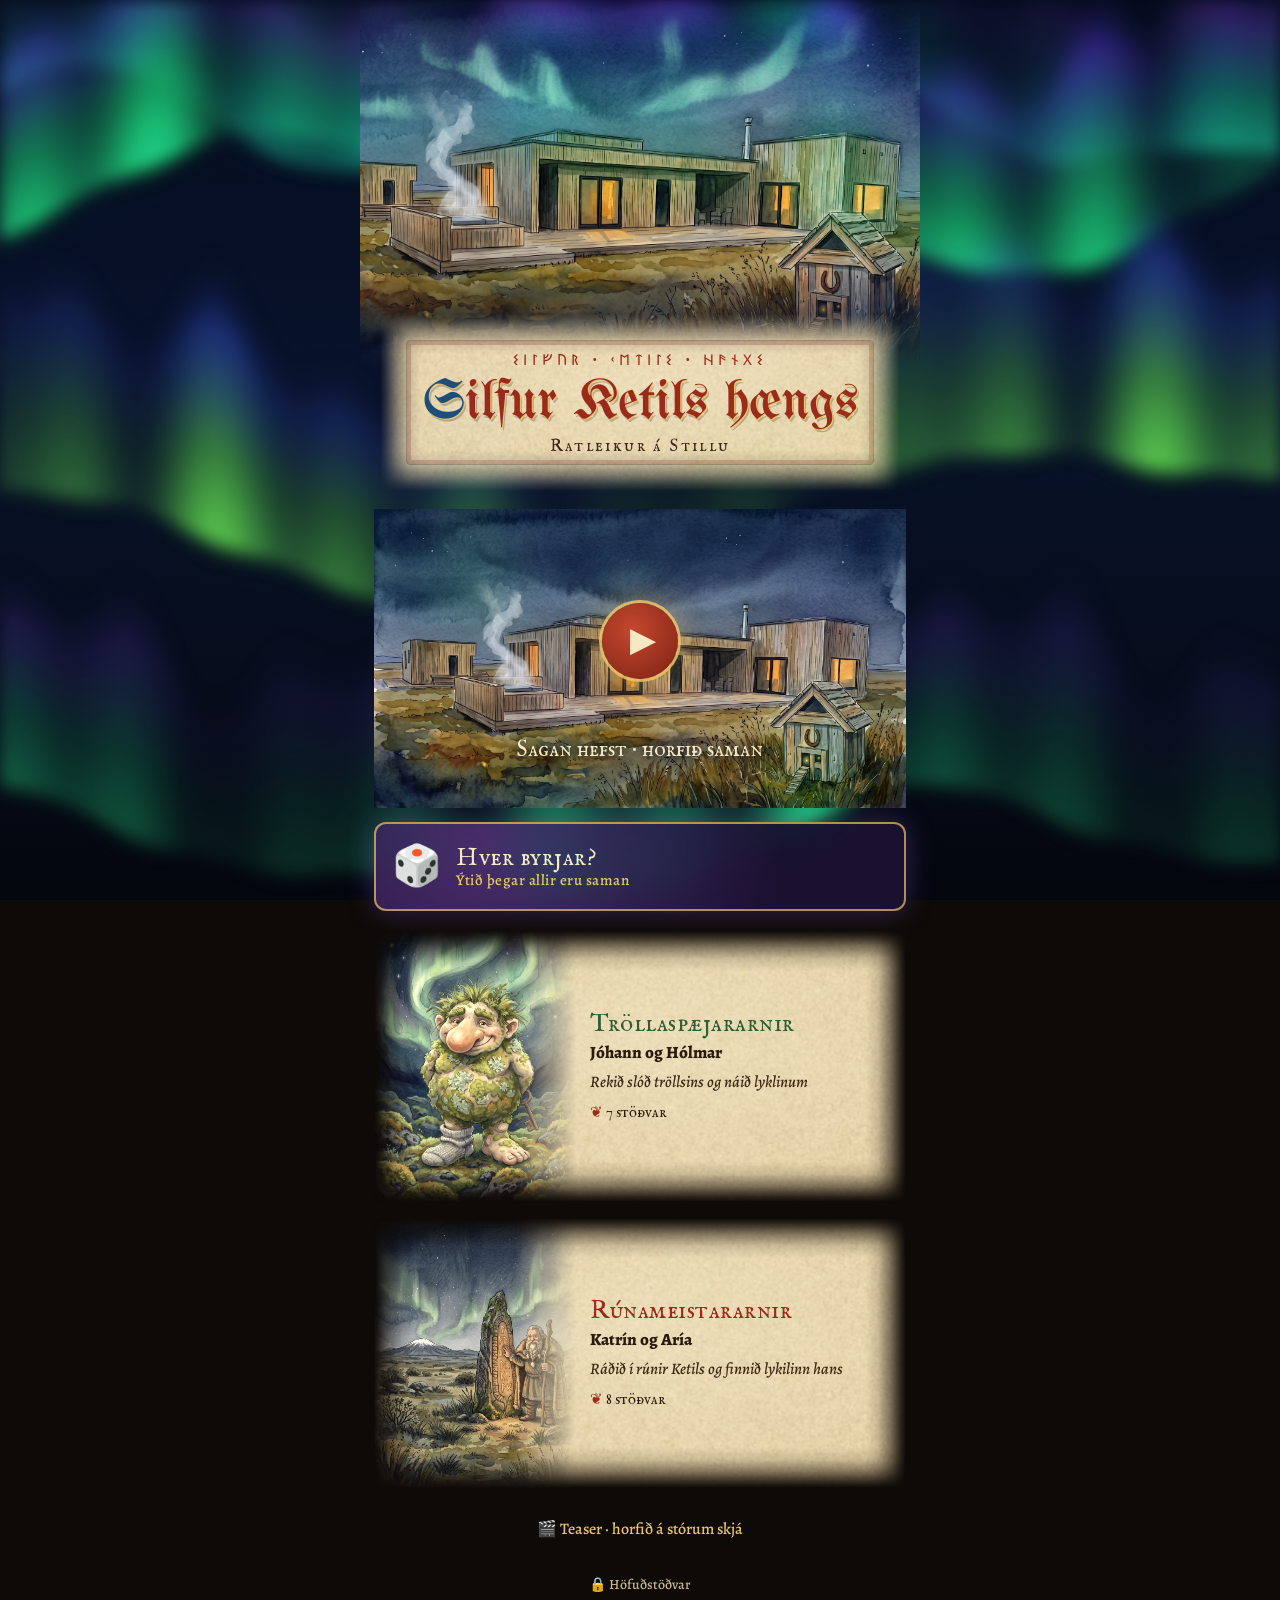
<file: index.html>
<!DOCTYPE html>
<html lang="is">
<head>
<meta charset="utf-8">
<meta name="viewport" content="width=device-width, initial-scale=1, viewport-fit=cover, user-scalable=no">
<meta name="theme-color" content="#060b18">
<meta name="apple-mobile-web-app-capable" content="yes">
<meta name="apple-mobile-web-app-status-bar-style" content="black-translucent">
<meta name="apple-mobile-web-app-title" content="Ratleikur">
<title>Silfur Ketils hængs · Ratleikur</title>
<link rel="icon" href="data:image/svg+xml,<svg xmlns='http://www.w3.org/2000/svg' viewBox='0 0 100 100'><text y='.9em' font-size='90'>ᚱ</text></svg>">
<link rel="preload" href="img/hero-base.webp" as="image">
<link rel="stylesheet" href="css/fonts.css?v=1794676419">
<link rel="stylesheet" href="css/style.css?v=1794676419">
</head>
<body>
<canvas id="sky"></canvas>
<canvas id="skyglow" aria-hidden="true"></canvas>
<div class="aurora" aria-hidden="true"><i></i><i></i><i></i></div>
<main id="app"></main>
<script src="js/data.js?v=1794676419"></script>
<script src="js/fx.js?v=1794676419"></script>
<script src="js/map.js?v=1794676419"></script>
<script src="js/games.js?v=1794676419"></script>
<script src="js/app.js?v=1794676419"></script>
</body>
</html>
</file>
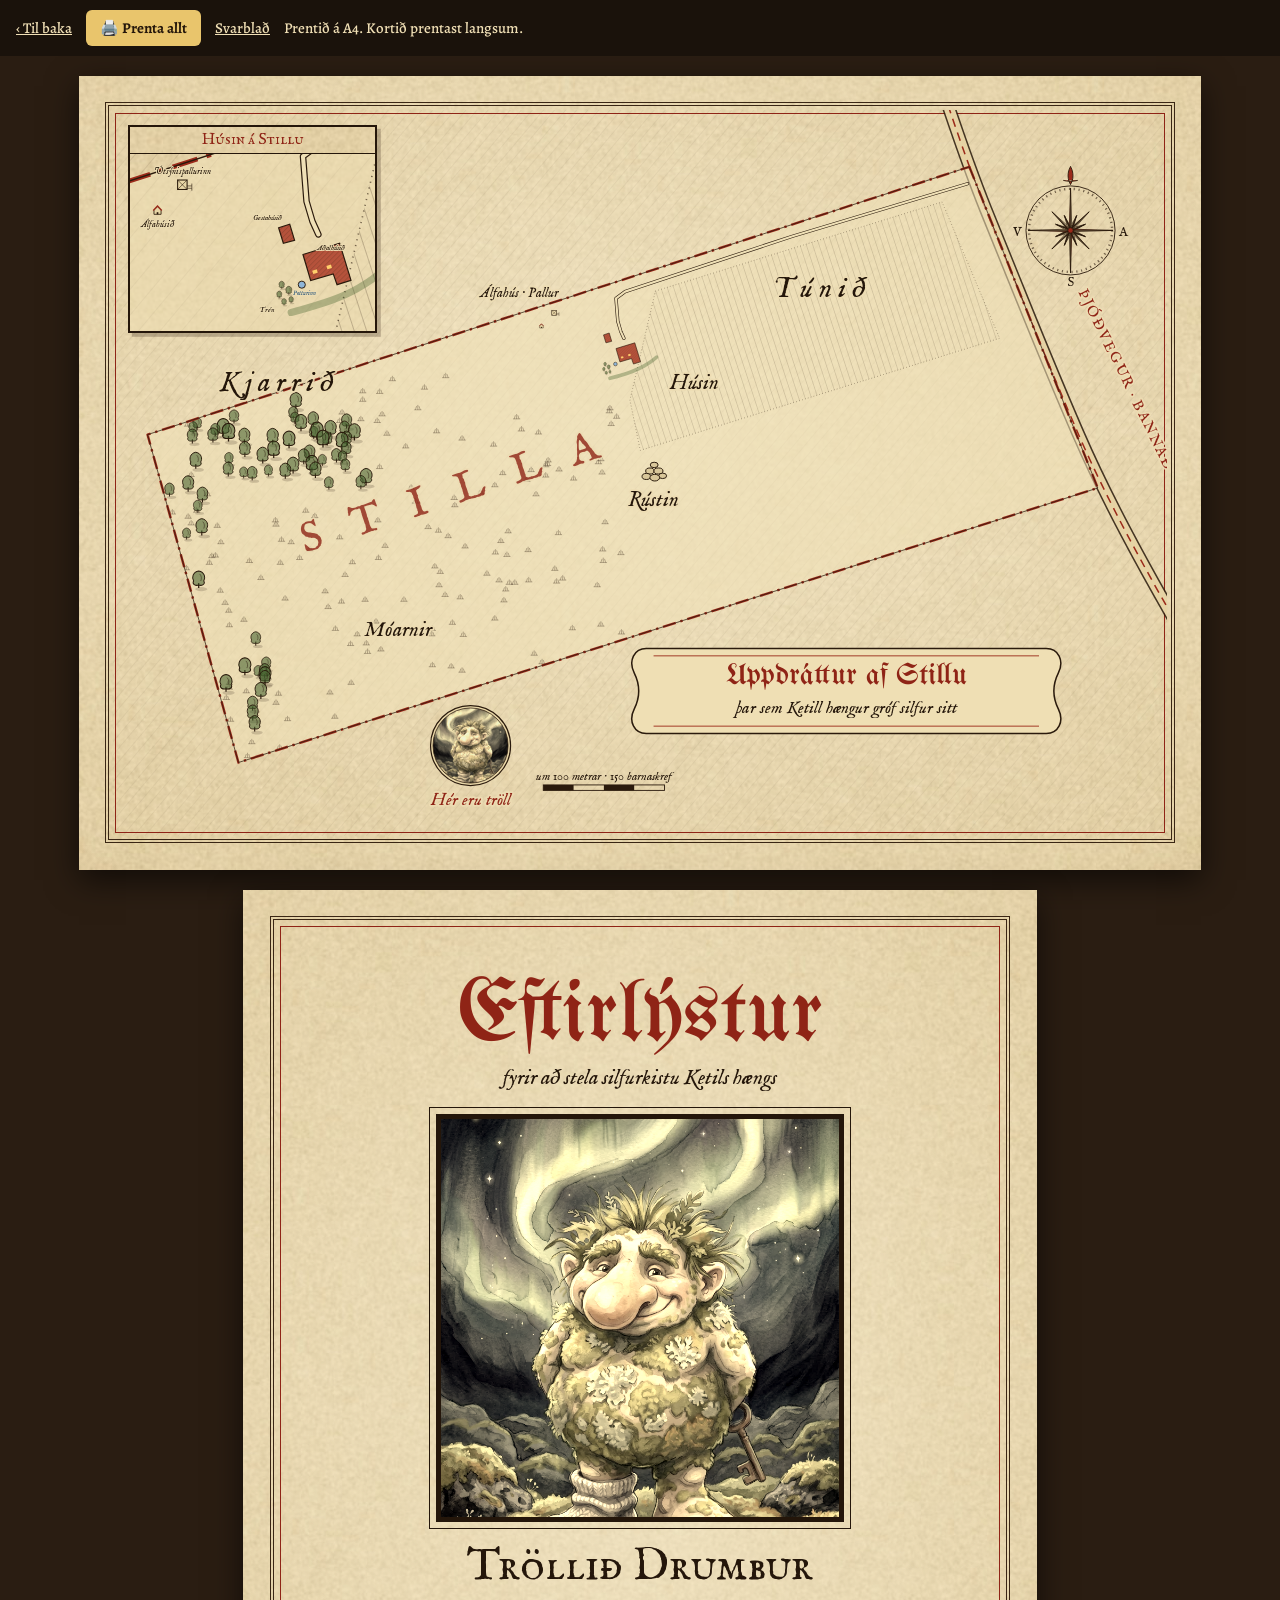
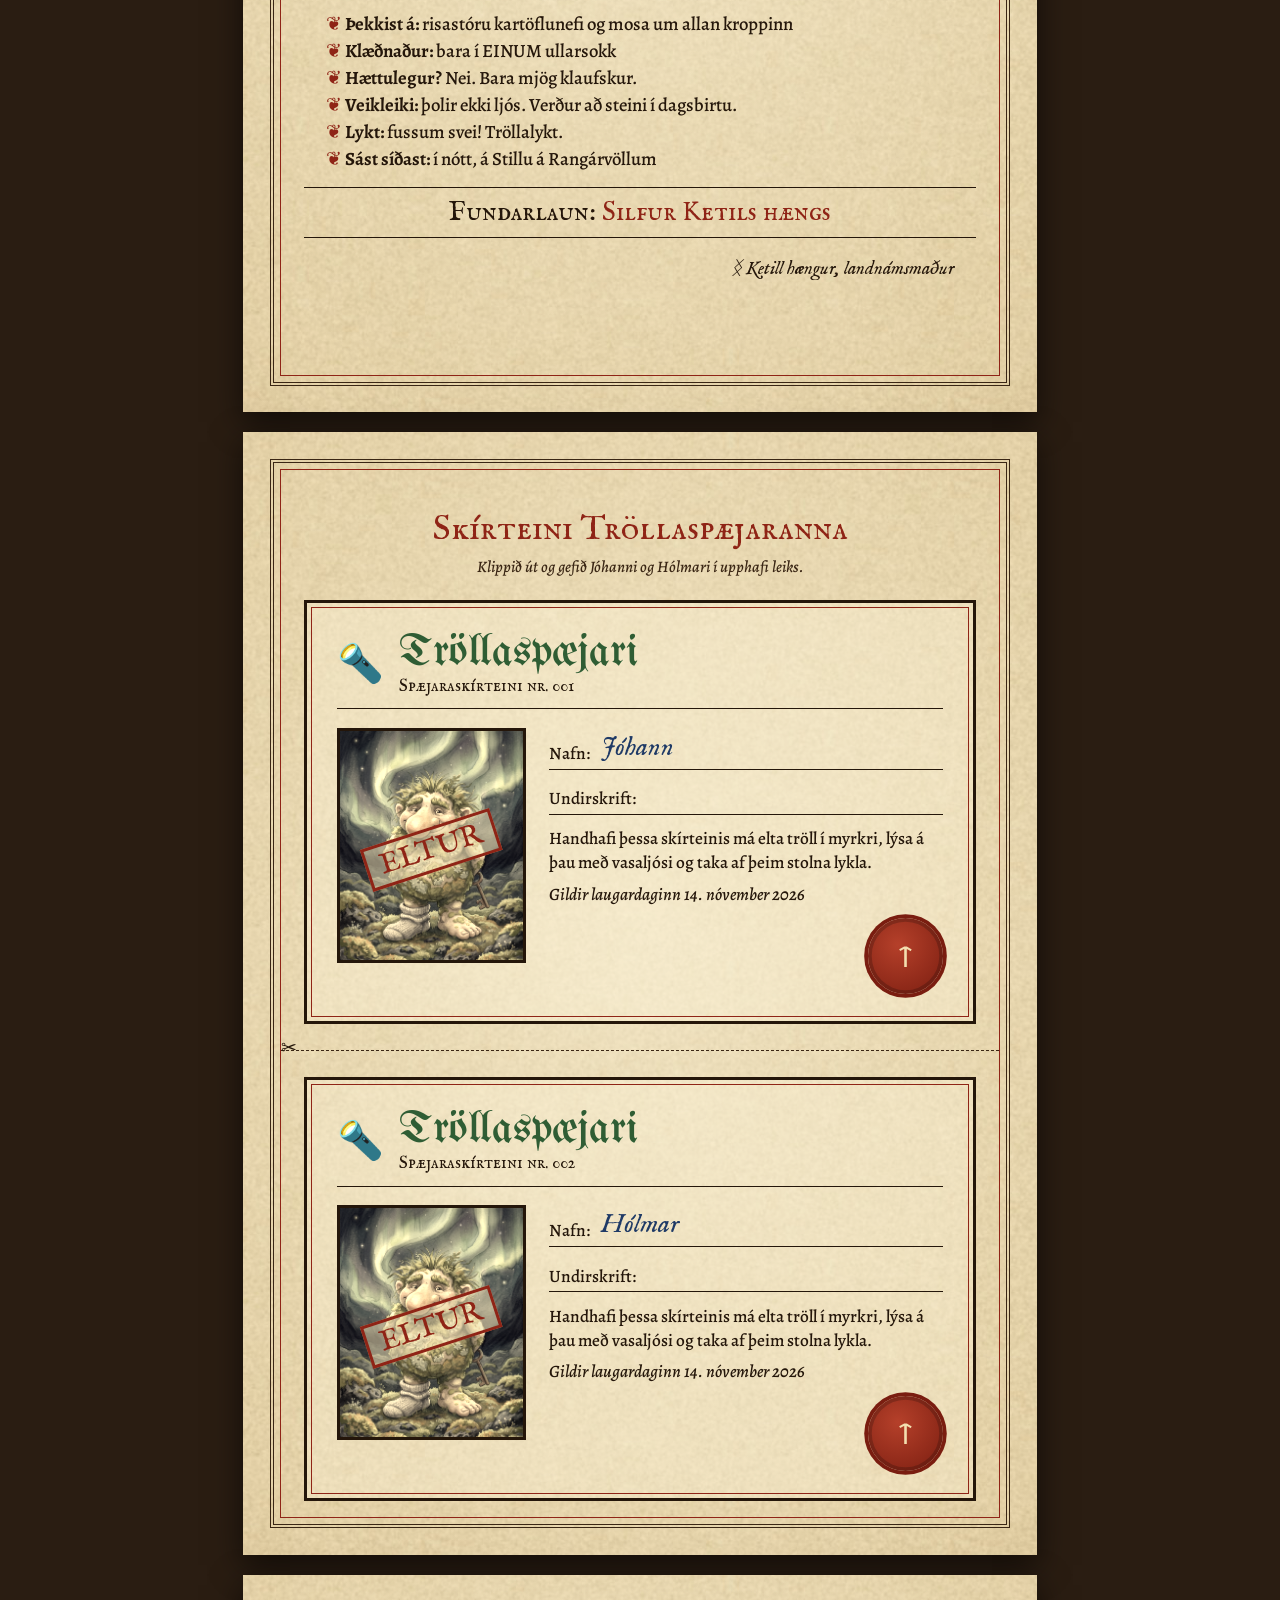
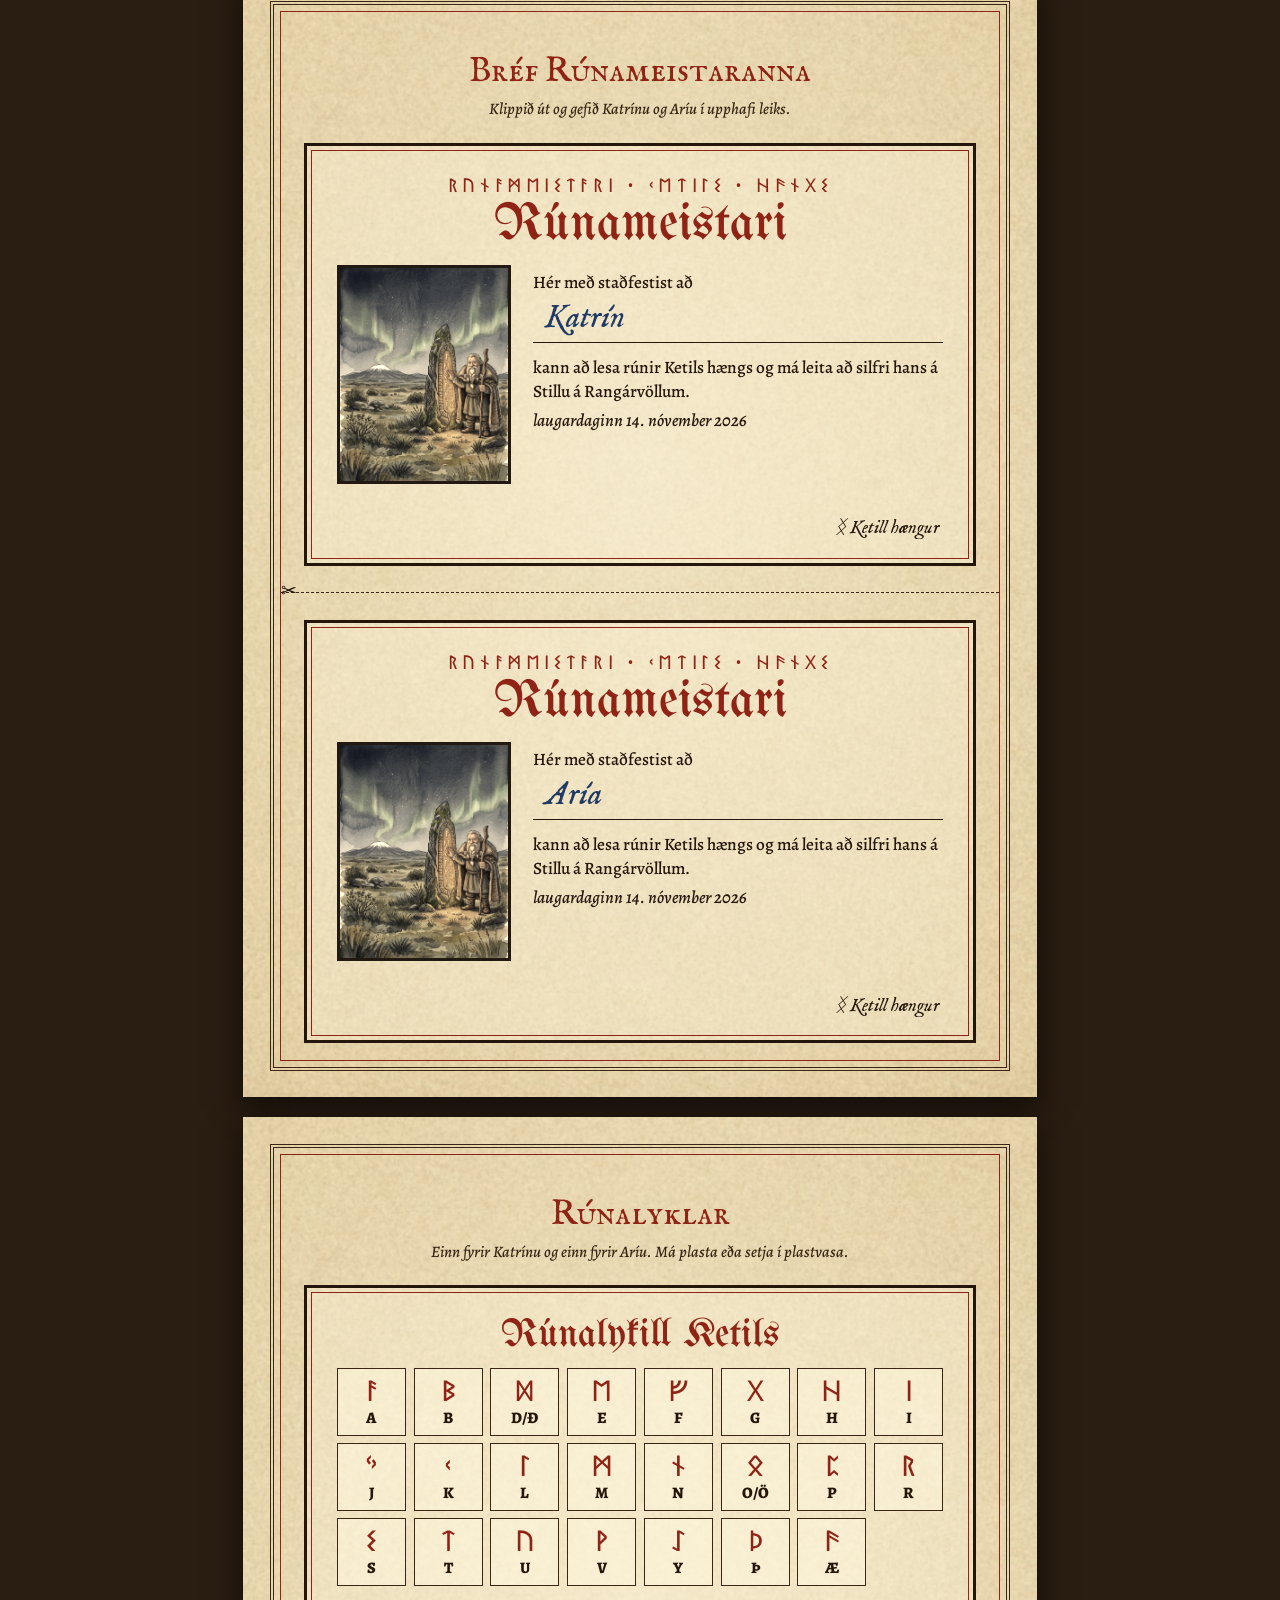
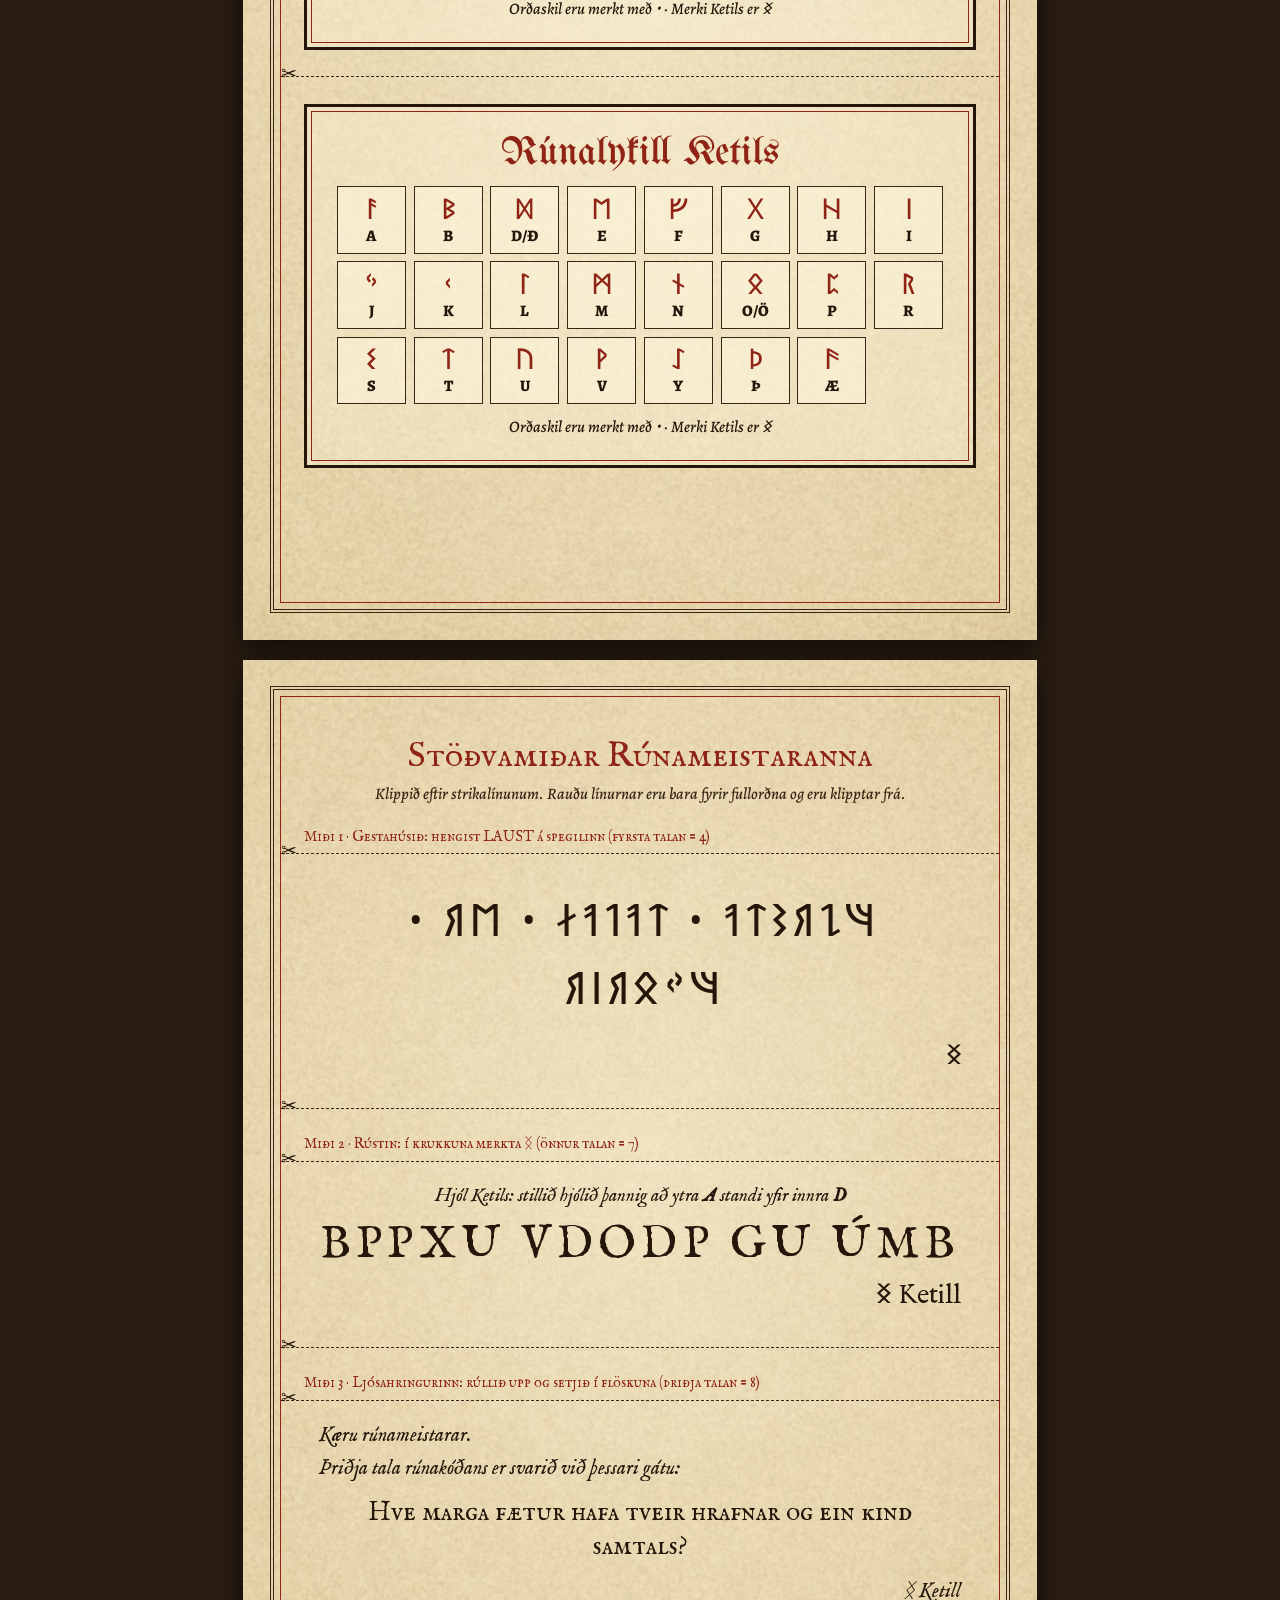
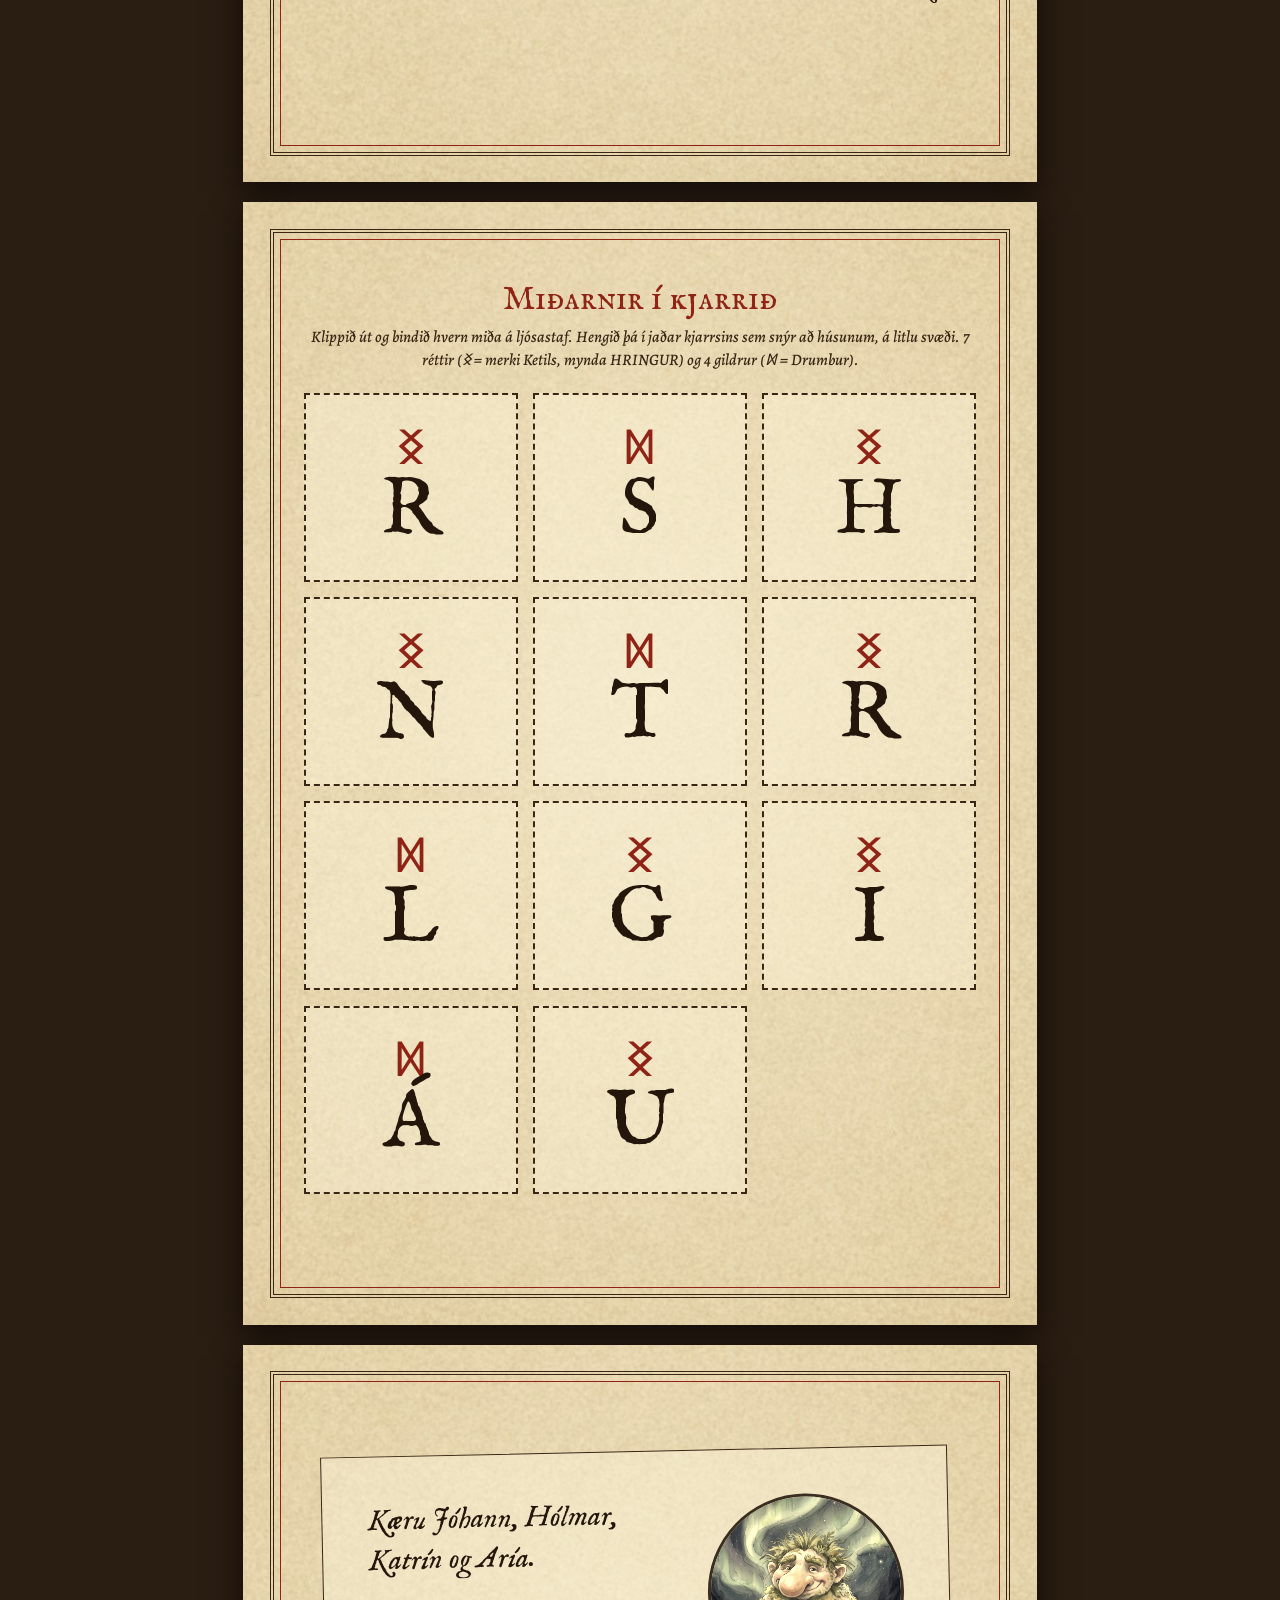
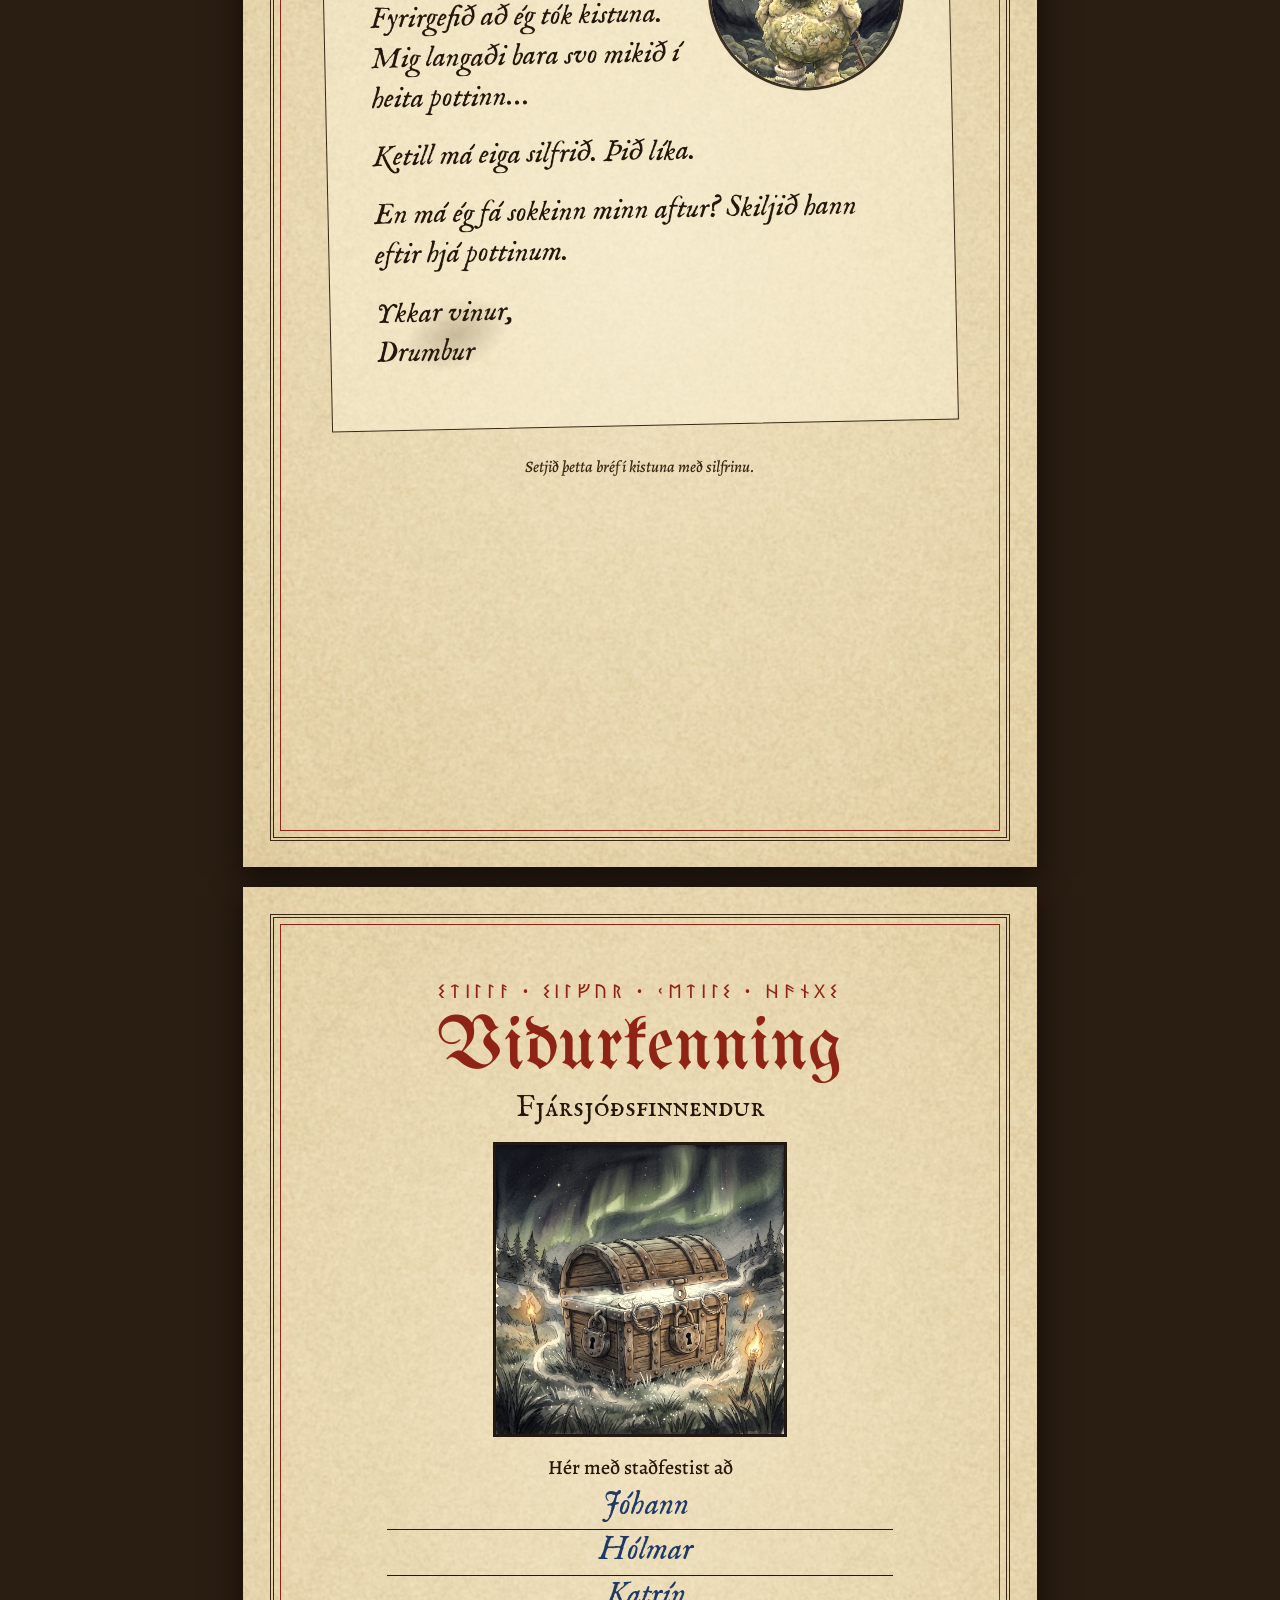
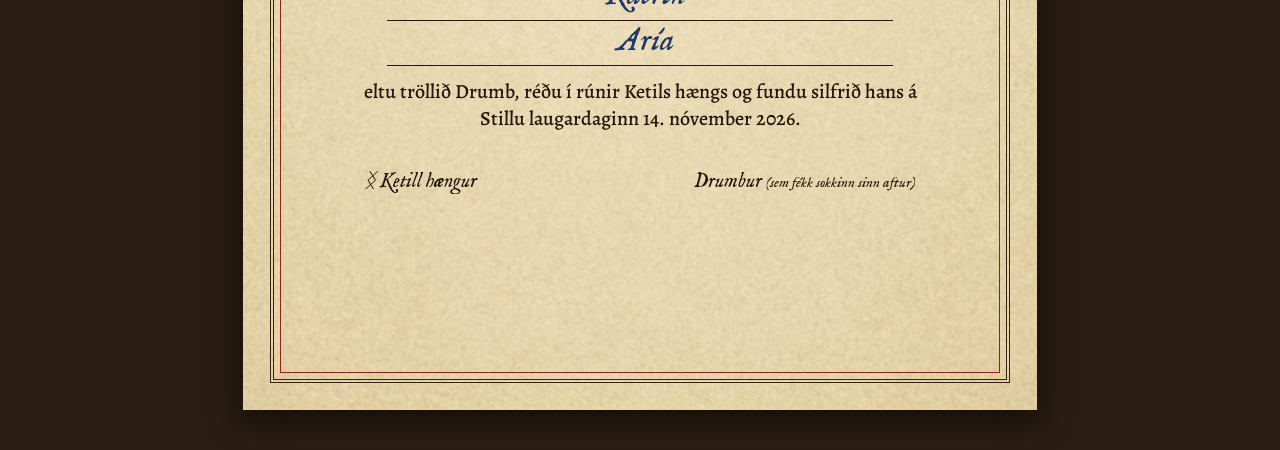
<file: print.html>
<!DOCTYPE html>
<html lang="is">
<head>
<meta charset="utf-8">
<meta name="viewport" content="width=device-width, initial-scale=1">
<title>Prentefni · Silfur Ketils hængs</title>
<link rel="stylesheet" href="css/fonts.css?v=1794676419">
<link rel="stylesheet" href="css/print.css?v=1794676419">
</head>
<body>
<div class="toolbar"><a href="./#/hq">‹ Til baka</a><button onclick="window.print()">🖨️ Prenta allt</button><a href="svar.html">Svarblað</a><span>Prentið á A4. Kortið prentast langsum.</span></div>
<div id="pages"></div>
<script src="js/data.js?v=1794676419"></script>
<script src="js/map.js?v=1794676419"></script>
<script src="js/print.js?v=1794676419"></script>
</body>
</html>
</file>
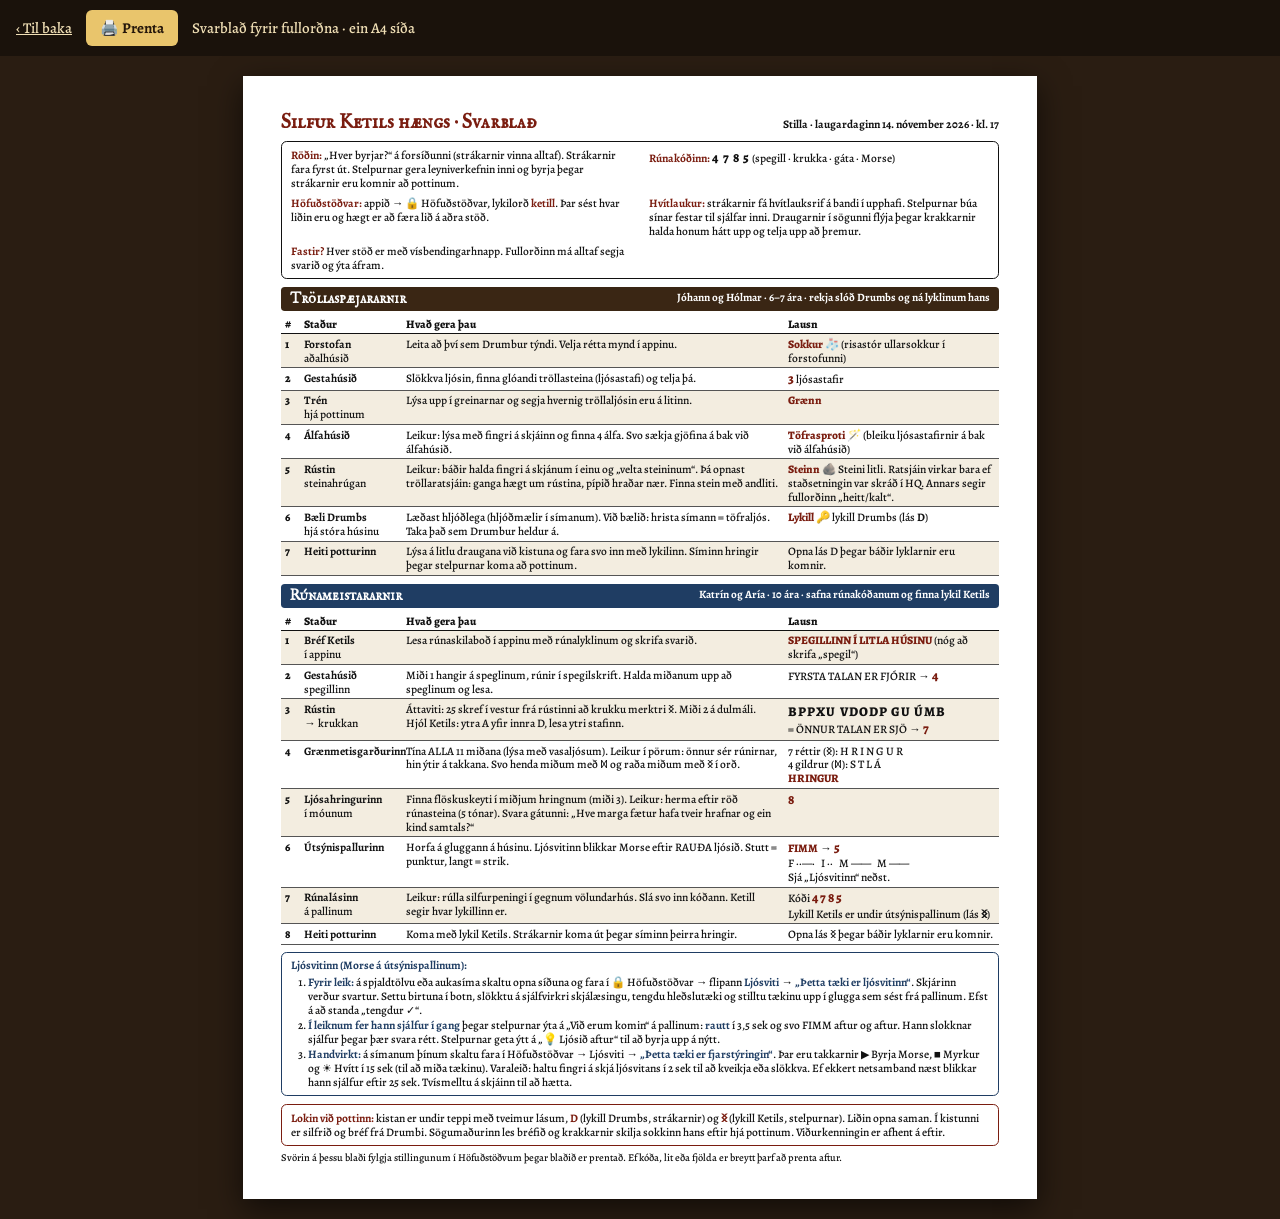
<file: svar.html>
<!DOCTYPE html>
<html lang="is">
<head>
<meta charset="utf-8">
<meta name="viewport" content="width=device-width, initial-scale=1">
<title>Svarblað · Silfur Ketils hængs</title>
<link rel="stylesheet" href="css/fonts.css?v=1794676419">
<style>
  @page { size: A4 portrait; margin: 0; }
  * { box-sizing: border-box; -webkit-print-color-adjust: exact; print-color-adjust: exact; }
  html, body { margin: 0; background: #2a1d12; }
  .toolbar { position: sticky; top: 0; display: flex; gap: 14px; align-items: center; padding: 10px 16px; background: #1a120b; color: #f0dfb5; font: 15px Alegreya, Georgia, serif; }
  .toolbar a { color: #f0dfb5; }
  .toolbar button { font: inherit; font-weight: 700; padding: 8px 14px; border: 0; border-radius: 6px; background: #e9c56c; color: #24160a; cursor: pointer; }
  @media print { .toolbar { display: none; } html, body { background: #fff; } .page { margin: 0 !important; box-shadow: none !important; } }
  .page { width: 210mm; height: 297mm; margin: 20px auto; padding: 9mm 10mm 8mm; background: #fff; color: #111; overflow: hidden;
    font-family: Alegreya, Runic, Georgia, serif; font-weight: 500; font-size: 8.6pt; line-height: 1.22; box-shadow: 0 10px 30px rgba(0,0,0,.6); }
  h1 { margin: 0; font: 700 15pt 'Fell SC', Georgia, serif; color: #7a1d10; display: flex; justify-content: space-between; align-items: baseline; }
  h1 small { font: 600 8.6pt Alegreya, Georgia, serif; color: #111; }
  .top { display: grid; grid-template-columns: 1fr 1fr; gap: 1.6mm 5mm; margin: 1.6mm 0 2mm; padding: 1.6mm 2.4mm; border: .35mm solid #111; border-radius: 1.5mm; }
  .top b { color: #7a1d10; }
  h2 { margin: 2.2mm 0 1mm; font: 700 11pt 'Fell SC', Georgia, serif; color: #fff; background: #3a2614; padding: .8mm 2.4mm; border-radius: 1mm; display: flex; justify-content: space-between; }
  h2.r { background: #1f3d63; }
  h2 span { font: 600 8.4pt Alegreya, Georgia, serif; }
  table { width: 100%; border-collapse: collapse; table-layout: fixed; }
  th { text-align: left; font-weight: 800; border-bottom: .4mm solid #111; padding: .5mm 1.2mm; }
  td { vertical-align: top; padding: .7mm 1.2mm; border-bottom: .2mm solid #555; }
  tr:nth-child(even) td { background: #f3ede0; }
  col.n { width: 5mm; } col.s { width: 27mm; } col.a { width: 57mm; }
  td.n { font-weight: 800; }
  td.s b { display: block; }
  .ans { font-weight: 800; color: #7a1d10; }
  .ans.big { font-size: 10pt; }
  .code { font: 800 10pt Alegreya, Georgia, serif; letter-spacing: .08em; }
  .fin { margin-top: 2mm; padding: 1.6mm 2.4mm; border: .35mm solid #7a1d10; border-radius: 1.5mm; }
  .fin b { color: #7a1d10; }
  .mo { margin-top: 2mm; padding: 1.4mm 2.4mm; border: .35mm solid #1f3d63; border-radius: 1.5mm; }
  .mo b { color: #1f3d63; }
  .mo ol { margin: .6mm 0 0; padding-left: 4.5mm; }
  .mo li { margin: .3mm 0; }
  .foot { margin-top: 1.6mm; font-size: 7.8pt; }
</style>
</head>
<body>
<div class="toolbar"><a href="./#/hq">‹ Til baka</a><button onclick="window.print()">🖨️ Prenta</button><span>Svarblað fyrir fullorðna · ein A4 síða</span></div>
<div class="page" id="p"></div>
<script src="js/data.js?v=1794676419"></script>
<script>
(function () {
  const D = window.RATLEIKUR;
  let saved = {};
  try { saved = JSON.parse(localStorage.getItem('ratleikur.settings') || '{}'); } catch (e) { }
  const S = Object.assign({}, D.defaults, saved);
  const L = String(S.lockCode).split('');
  const W = d => D.numberWords[+d];
  const w = d => W(d).charAt(0) + W(d).slice(1).toLowerCase();
  const ALPHA = ['A', 'Á', 'B', 'D', 'Ð', 'E', 'É', 'F', 'G', 'H', 'I', 'Í', 'J', 'K', 'L', 'M', 'N', 'O', 'Ó', 'P', 'R', 'S', 'T', 'U', 'Ú', 'V', 'X', 'Y', 'Ý', 'Þ', 'Æ', 'Ö'];
  const CAESAR = (t, k) => [...t.toUpperCase()].map(c => { const i = ALPHA.indexOf(c); return i < 0 ? c : ALPHA[(i + k) % ALPHA.length]; }).join('');
  const DIRS = { 0: 'norður', 45: 'norðaustur', 90: 'austur', 135: 'suðaustur', 180: 'suður', 225: 'suðvestur', 270: 'vestur', 315: 'norðvestur' };
  const dir = DIRS[Math.round(S.compassDeg / 45) * 45 % 360] || S.compassDeg + '°';
  const col = (D.colors[S.treeColor] || {}).name || S.treeColor;
  const MC = { A:'·—',B:'—···',D:'—··',E:'·',F:'··—·',G:'——·',H:'····',I:'··',J:'·———',K:'—·—',L:'·—··',M:'——',N:'—·',O:'———',P:'·——·',R:'·—·',S:'···',T:'—',U:'··—',V:'···—',X:'—··—',Y:'—·——' };
  const MO = t => t.normalize('NFD').replace(/[\u0300-\u036f]/g,'').replace('Ö','O').split('').map(c => `${c} ${MC[c]||''}`).join(' &nbsp; ');
  const riddle = D.riddles[+L[2]];
  const row = (n, place, task, ans) => `<tr><td class="n">${n}</td><td class="s">${place}</td><td>${task}</td><td>${ans}</td></tr>`;
  const head = `<colgroup><col class="n"><col class="s"><col><col class="a"></colgroup><tr><th>#</th><th>Staður</th><th>Hvað gera þau</th><th>Lausn</th></tr>`;

  const troll = [
    row(1, '<b>Forstofan</b>aðalhúsið', 'Leita að því sem Drumbur týndi. Velja rétta mynd í appinu.', '<span class="ans">Sokkur</span> 🧦 (risastór ullarsokkur í forstofunni)'),
    row(2, '<b>Gestahúsið</b>', 'Slökkva ljósin, finna glóandi tröllasteina (ljósastafi) og telja þá.', `<span class="ans big">${S.glowCount}</span> ljósastafir`),
    row(3, '<b>Trén</b>hjá pottinum', 'Lýsa upp í greinarnar og segja hvernig tröllaljósin eru á litinn.', `<span class="ans">${col}</span>`),
    row(4, '<b>Álfahúsið</b>', 'Leikur: lýsa með fingri á skjáinn og finna 4 álfa. Svo sækja gjöfina á bak við álfahúsið.', '<span class="ans">Töfrasproti</span> 🪄 (bleiku ljósastafirnir á bak við álfahúsið)'),
    row(5, '<b>Rústin</b>steinahrúgan', 'Leikur: báðir halda fingri á skjánum í einu og „velta steininum“. Þá opnast tröllaratsjáin: ganga hægt um rústina, pípið hraðar nær. Finna stein með andliti.', '<span class="ans">Steinn</span> 🪨 Steini litli. Ratsjáin virkar bara ef staðsetningin var skráð í HQ. Annars segir fullorðinn „heitt/kalt“.'),
    row(6, '<b>Bæli Drumbs</b>hjá stóra húsinu', 'Læðast hljóðlega (hljóðmælir í símanum). Við bælið: hrista símann = töfraljós. Taka það sem Drumbur heldur á.', '<span class="ans">Lykill</span> 🔑 lykill Drumbs (lás <b>D</b>)'),
    row(7, '<b>Heiti potturinn</b>', 'Lýsa á litlu draugana við kistuna og fara svo inn með lykilinn. Síminn hringir þegar stelpurnar koma að pottinum.', 'Opna lás D þegar báðir lyklarnir eru komnir.')
  ];
  const runir = [
    row(1, '<b>Bréf Ketils</b>í appinu', 'Lesa rúnaskilaboð í appinu með rúnalyklinum og skrifa svarið.', '<span class="ans">SPEGILLINN Í LITLA HÚSINU</span> (nóg að skrifa „spegil“)'),
    row(2, '<b>Gestahúsið</b>spegillinn', 'Miði 1 hangir á speglinum, rúnir í spegilskrift. Halda miðanum upp að speglinum og lesa.', `FYRSTA TALAN ER ${W(L[0])} → <span class="ans big">${L[0]}</span>`),
    row(3, '<b>Rústin</b>→ krukkan', `Áttaviti: ${S.compassSteps} skref í ${dir} frá rústinni að krukku merktri ᛝ. Miði 2 á dulmáli. Hjól Ketils: ytra A yfir innra D, lesa ytri stafinn.`, `<span class="code">${CAESAR('ÖNNUR TALAN ER ' + W(L[1]), 3)}</span><br>= ÖNNUR TALAN ER ${W(L[1])} → <span class="ans big">${L[1]}</span>`),
    row(4, '<b>Grænmetisgarðurinn</b>', 'Tína ALLA 11 miðana (lýsa með vasaljósum). Leikur í pörum: önnur sér rúnirnar, hin ýtir á takkana. Svo henda miðum með ᛞ og raða miðum með ᛝ í orð.', '7 réttir (ᛝ): H R I N G U R<br>4 gildrur (ᛞ): S T L Á<br><span class="ans">HRINGUR</span>'),
    row(5, '<b>Ljósahringurinn</b>í móunum', `Finna flöskuskeyti í miðjum hringnum (miði 3). Leikur: herma eftir röð rúnasteina (5 tónar). Svara gátunni: „${riddle}“`, `<span class="ans big">${L[2]}</span>`),
    row(6, '<b>Útsýnispallurinn</b>', 'Horfa á gluggann á húsinu. Ljósvitinn blikkar Morse eftir RAUÐA ljósið. Stutt = punktur, langt = strik.', `<span class="ans">${W(L[3])}</span> → <span class="ans big">${L[3]}</span><br>${MO(W(L[3]))}<br>Sjá „Ljósvitinn“ neðst.`),
    row(7, '<b>Rúnalásinn</b>á pallinum', 'Leikur: rúlla silfurpeningi í gegnum völundarhús. Slá svo inn kóðann. Ketill segir hvar lykillinn er.', `Kóði <span class="ans big">${L.join(' ')}</span><br>Lykill Ketils er ${S.girlsKeyPlace} (lás <b>ᛝ</b>)`),
    row(8, '<b>Heiti potturinn</b>', 'Koma með lykil Ketils. Strákarnir koma út þegar síminn þeirra hringir.', 'Opna lás ᛝ þegar báðir lyklarnir eru komnir.')
  ];

  document.getElementById('p').innerHTML = `
    <h1>Silfur Ketils hængs · Svarblað <small>Stilla · laugardaginn 14. nóvember 2026 · kl. 17</small></h1>
    <div class="top">
      <div><b>Röðin:</b> „Hver byrjar?“ á forsíðunni (strákarnir vinna alltaf). Strákarnir fara fyrst út. Stelpurnar gera leyniverkefnin inni og byrja þegar strákarnir eru komnir að pottinum.</div>
      <div><b>Rúnakóðinn:</b> <span class="code">${L.join(' ')}</span> (spegill · krukka · gáta · Morse)</div>
      <div><b>Höfuðstöðvar:</b> appið → 🔒 Höfuðstöðvar, lykilorð <b>${D.hqPin}</b>. Þar sést hvar liðin eru og hægt er að færa lið á aðra stöð.</div>
      <div><b>Hvítlaukur:</b> strákarnir fá hvítlauksrif á bandi í upphafi. Stelpurnar búa sínar festar til sjálfar inni. Draugarnir í sögunni flýja þegar krakkarnir halda honum hátt upp og telja upp að þremur.</div>
      <div><b>Fastir?</b> Hver stöð er með vísbendingarhnapp. Fullorðinn má alltaf segja svarið og ýta áfram.</div>
    </div>
    <h2>Tröllaspæjararnir <span>Jóhann og Hólmar · 6–7 ára · rekja slóð Drumbs og ná lyklinum hans</span></h2>
    <table>${head}${troll.join('')}</table>
    <h2 class="r">Rúnameistararnir <span>Katrín og Aría · 10 ára · safna rúnakóðanum og finna lykil Ketils</span></h2>
    <table>${head}${runir.join('')}</table>
    <div class="mo"><b>Ljósvitinn (Morse á útsýnispallinum):</b>
      <ol>
        <li><b>Fyrir leik:</b> á spjaldtölvu eða aukasíma skaltu opna síðuna og fara í 🔒 Höfuðstöðvar → flipann <b>Ljósviti</b> → <b>„Þetta tæki er ljósvitinn“</b>. Skjárinn verður svartur. Settu birtuna í botn, slökktu á sjálfvirkri skjálæsingu, tengdu hleðslutæki og stilltu tækinu upp í glugga sem sést frá pallinum. Efst á að standa „tengdur ✓“.</li>
        <li><b>Í leiknum fer hann sjálfur í gang</b> þegar stelpurnar ýta á „Við erum komin“ á pallinum: <b>rautt</b> í 3,5 sek og svo ${W(L[3])} aftur og aftur. Hann slokknar sjálfur þegar þær svara rétt. Stelpurnar geta ýtt á „💡 Ljósið aftur“ til að byrja upp á nýtt.</li>
        <li><b>Handvirkt:</b> á símanum þínum skaltu fara í Höfuðstöðvar → Ljósviti → <b>„Þetta tæki er fjarstýringin“</b>. Þar eru takkarnir ▶ Byrja Morse, ■ Myrkur og ☀ Hvítt í 15 sek (til að miða tækinu). Varaleið: haltu fingri á skjá ljósvitans í 2 sek til að kveikja eða slökkva. Ef ekkert netsamband næst blikkar hann sjálfur eftir 25 sek. Tvísmelltu á skjáinn til að hætta.</li>
      </ol></div>
    <div class="fin"><b>Lokin við pottinn:</b> kistan er undir teppi með tveimur lásum, <b>D</b> (lykill Drumbs, strákarnir) og <b>ᛝ</b> (lykill Ketils, stelpurnar). Liðin opna saman. Í kistunni er silfrið og bréf frá Drumbi. Sögumaðurinn les bréfið og krakkarnir skilja sokkinn hans eftir hjá pottinum. Viðurkenningin er afhent á eftir.</div>
    <div class="foot">Svörin á þessu blaði fylgja stillingunum í Höfuðstöðvum þegar blaðið er prentað. Ef kóða, lit eða fjölda er breytt þarf að prenta aftur.</div>`;
})();
</script>
</body>
</html>
</file>
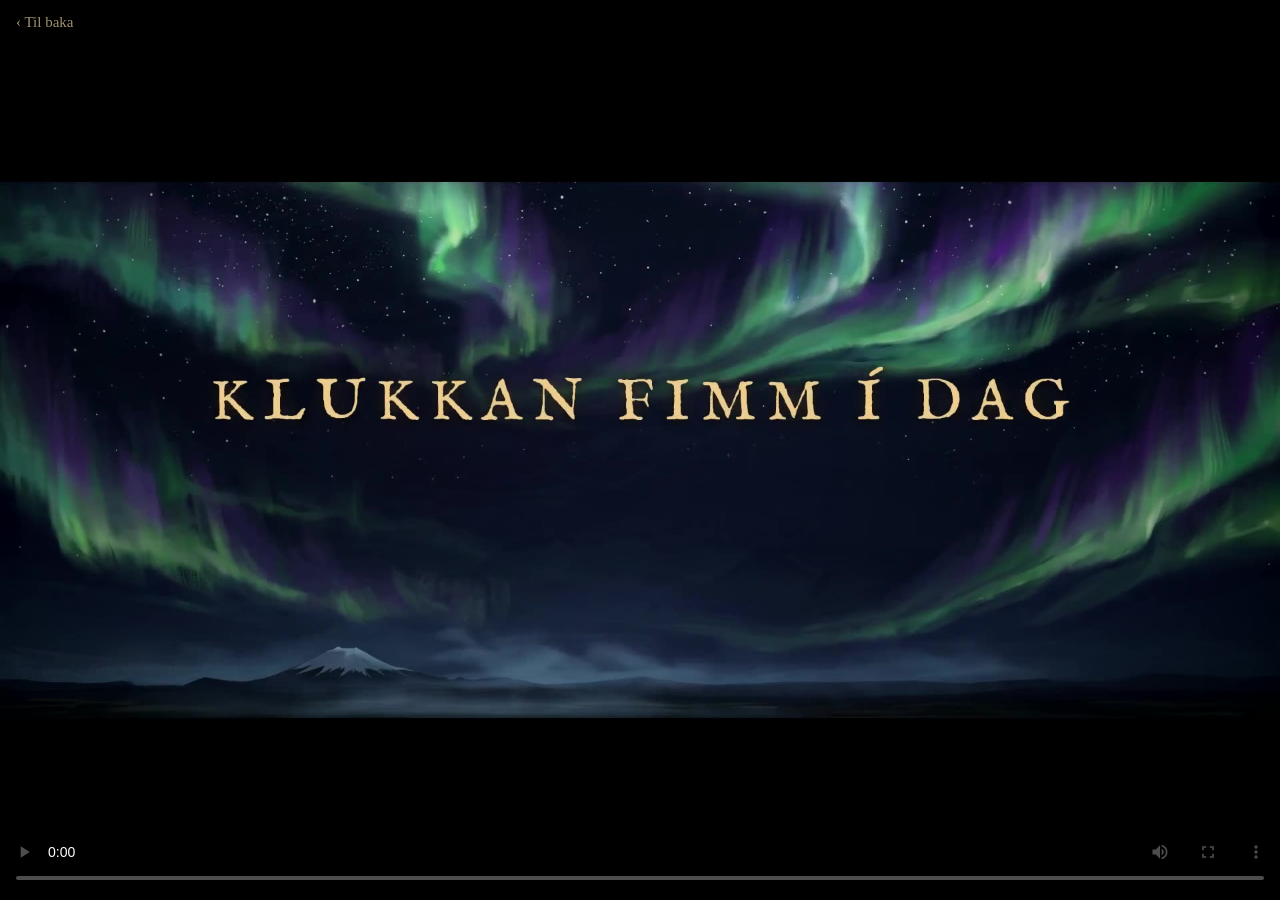
<file: teaser.html>
<!DOCTYPE html>
<html lang="is">
<head>
<meta charset="utf-8">
<meta name="viewport" content="width=device-width, initial-scale=1">
<title>Teaser · Silfur Ketils hængs</title>
<style>
  html,body{margin:0;height:100%;background:#000;color:#e9dcc0;font-family:Georgia,serif}
  .wrap{position:fixed;inset:0;display:flex;align-items:center;justify-content:center}
  video{width:100%;height:100%;object-fit:contain;background:#000}
  a.back{position:fixed;top:14px;left:16px;color:#c9b68d;text-decoration:none;font-size:15px;z-index:2;opacity:.8}
</style>
</head>
<body>
<a class="back" href="./">‹ Til baka</a>
<div class="wrap"><video src="video/teaser.mp4?v=1794676419" poster="img/teaser-poster.jpg?v=1794676419" controls playsinline preload="metadata"></video></div>
</body>
</html>
</file>
<file: css/fonts.css>
@font-face{font-family:'Fraktur';font-style:normal;font-weight:400;font-display:swap;src:url(../fonts/unifrakturmaguntia-latin-400-normal.woff2) format('woff2');}
@font-face{font-family:'Fell SC';font-style:normal;font-weight:400;font-display:swap;src:url(../fonts/im-fell-english-sc-latin-400-normal.woff2) format('woff2');}
@font-face{font-family:'Fell';font-style:normal;font-weight:400;font-display:swap;src:url(../fonts/im-fell-english-latin-400-normal.woff2) format('woff2');}
@font-face{font-family:'Fell';font-style:italic;font-weight:400;font-display:swap;src:url(../fonts/im-fell-english-latin-400-italic.woff2) format('woff2');}
@font-face{font-family:'Alegreya';font-style:normal;font-weight:500;font-display:swap;src:url(../fonts/alegreya-latin-500-normal.woff2) format('woff2');}
@font-face{font-family:'Alegreya';font-style:normal;font-weight:700;font-display:swap;src:url(../fonts/alegreya-latin-700-normal.woff2) format('woff2');}
@font-face{font-family:'Alegreya';font-style:normal;font-weight:800;font-display:swap;src:url(../fonts/alegreya-latin-800-normal.woff2) format('woff2');}
@font-face{font-family:'Alegreya';font-style:italic;font-weight:500;font-display:swap;src:url(../fonts/alegreya-latin-500-italic.woff2) format('woff2');}
@font-face{font-family:'Runic';font-style:normal;font-weight:400;font-display:swap;src:url(../fonts/noto-sans-runic-runic-400-normal.woff2) format('woff2');unicode-range:U+16A0-16F8;}
</file>
<file: css/style.css>
/* ============ Silfur Ketils hængs — skinnhandrit í skammdeginu ============ */
:root {
  --night: #0e0a07;
  --vellum: #ead9ae;
  --vellum2: #d9c08c;
  --ink: #2a1a0c;
  --ink2: #3d2814;
  --rubric: #9b2a1a;
  --blue: #1f4e79;
  --green: #2f5d34;
  --gold: #b8862b;
  --goldL: #e9c56c;
  --acc: var(--rubric);
  --accL: #c4472f;
  --accGlow: rgba(233, 197, 108, .45);
  --line: rgba(42, 26, 12, .55);
  --r: 8px;
  --safeT: env(safe-area-inset-top, 0px);
  --safeB: env(safe-area-inset-bottom, 0px);
  --parch: url(../img/parchment.jpg);
}
body.theme-troll { --acc: var(--green); --accL: #4a7f45; }
body.theme-rune { --acc: var(--rubric); --accL: #c4472f; }

* { box-sizing: border-box; -webkit-tap-highlight-color: transparent; }
html, body { margin: 0; min-height: 100%; background: var(--night); color: var(--ink); }
body { font-family: Alegreya, Runic, Georgia, serif; font-weight: 500; font-size: 19px; line-height: 1.42; overflow-x: hidden;
  background: linear-gradient(180deg, #050b1c 0%, #08122a 40%, #070d1c 75%, #04060d 100%) fixed; }
.cinzel { font-family: 'Fell SC', Georgia, serif; font-weight: 400; letter-spacing: .02em; }
.fraktur { font-family: Fraktur, 'Fell SC', serif; font-weight: 400; }
button { font: inherit; color: inherit; cursor: pointer; border: 0; background: none; }
a { color: inherit; text-decoration: none; }
.hidden { display: none !important; }
.small { font-size: 15px; color: var(--ink2); }

#sky { position: fixed; inset: 0; z-index: 0; pointer-events: none; opacity: 1; filter: blur(8px) saturate(1.15); }
#app { position: relative; z-index: 2; max-width: 560px; margin: 0 auto; min-height: 100vh; }

/* norðurljós – dauf */
.aurora { position: fixed; inset: -20% -20% auto -20%; height: 60vh; z-index: 1; pointer-events: none; filter: blur(48px); opacity: .28; mix-blend-mode: screen; transition: opacity 2s; }
.aurora i { position: absolute; border-radius: 50%; display: block; }
.aurora i:nth-child(1) { width: 70%; height: 45%; left: 5%; top: 10%; background: radial-gradient(closest-side, #2dff9a, transparent); animation: aur1 14s ease-in-out infinite alternate; }
.aurora i:nth-child(2) { width: 60%; height: 40%; left: 40%; top: 0; background: radial-gradient(closest-side, #7a4dff, transparent); animation: aur2 18s ease-in-out infinite alternate; }
.aurora i:nth-child(3) { width: 55%; height: 35%; left: 20%; top: 25%; background: radial-gradient(closest-side, #19c6ff, transparent); animation: aur3 11s ease-in-out infinite alternate; opacity: .7; }
@keyframes aur1 { to { transform: translate(18%, 8%) scale(1.25, .8) rotate(8deg); } }
@keyframes aur2 { to { transform: translate(-25%, 12%) scale(.8, 1.3) rotate(-10deg); } }
@keyframes aur3 { to { transform: translate(15%, -10%) scale(1.3, 1); } }
body.aurora-max .aurora { opacity: .9; filter: blur(30px); }
.aurora { display: none; }
body.beacon-mode .aurora, body.beacon-mode #sky { display: none; }

.screen { position: relative; min-height: 100vh; padding: calc(12px + var(--safeT)) 14px calc(28px + var(--safeB)); animation: screenIn .6s ease both; }
@keyframes screenIn { from { opacity: 0; transform: translateY(14px); } }

/* ---------- Bókfell ---------- */
.vellum, .card, .teamcard, .modal-box, .hqsec, .s-text, .intro-text, .home-title, .letter, .toast {
  background-color: var(--vellum);
  background-image: radial-gradient(130% 120% at 50% 40%, rgba(255,248,225,.35) 0%, rgba(255,248,225,0) 55%, rgba(120,72,20,.28) 100%), var(--parch);
  background-size: 100% 100%, 512px 512px;
  color: var(--ink);
  box-shadow: inset 0 0 28px rgba(110, 62, 16, .45), inset 0 0 3px rgba(80, 45, 10, .6), 0 14px 34px rgba(0, 0, 0, .6);
}
.card, .hqsec, .s-text, .intro-text, .home-title { position: relative; }
.card::before, .hqsec::before, .intro-text::before, .home-title::before, .s-text::before {
  content: ''; position: absolute; inset: 7px; pointer-events: none; border-radius: 4px;
  border: 1.5px solid rgba(42, 26, 12, .55); box-shadow: 0 0 0 3px rgba(234, 217, 174, 0) , inset 0 0 0 3px rgba(234,217,174,.0), inset 0 0 0 4px rgba(155, 42, 26, .45);
}

/* ---------- Takkar ---------- */
.btn { display: inline-flex; align-items: center; justify-content: center; gap: 8px; padding: 13px 22px; border-radius: 10px; font-family: 'Fell SC', serif; font-size: 21px; letter-spacing: .02em;
  background: linear-gradient(180deg, var(--accL), var(--acc)); color: #f7e8c4; text-shadow: 0 1px 0 rgba(0,0,0,.35);
  box-shadow: inset 0 0 0 2px rgba(233,197,108,.75), inset 0 0 0 4px rgba(0,0,0,.18), 0 4px 0 rgba(40,12,5,.9), 0 8px 18px rgba(0,0,0,.45); transition: transform .12s; }
.btn:active { transform: translateY(3px); box-shadow: inset 0 0 0 2px rgba(233,197,108,.75), 0 1px 0 rgba(40,12,5,.9); }
.btn.big { width: 100%; padding: 16px 22px; font-size: 23px; margin-top: 12px; }
.btn.huge { font-size: 26px; padding: 22px; animation: pulse 1.6s ease-in-out infinite; }
.btn.ghost { background: transparent; color: var(--ink); text-shadow: none; box-shadow: inset 0 0 0 1.5px var(--ink2); }
.btn:disabled { opacity: .55; }
@keyframes pulse { 50% { box-shadow: inset 0 0 0 2px rgba(233,197,108,.9), 0 4px 0 rgba(40,12,5,.9), 0 0 40px var(--goldL); transform: scale(1.03); } }
.chip { padding: 7px 13px; border-radius: 999px; font-size: 15px; font-weight: 700; background: rgba(255,248,225,.45); box-shadow: inset 0 0 0 1.5px var(--ink2); color: var(--ink); }
.chip.on { background: var(--acc); color: #f7e8c4; }
.iconbtn { width: 46px; height: 46px; border-radius: 50%; font-size: 22px; background: var(--vellum) var(--parch); box-shadow: inset 0 0 0 2px var(--gold), inset 0 0 12px rgba(110,62,16,.5), 0 4px 10px rgba(0,0,0,.5); }
.back { display: inline-grid; place-items: center; width: 46px; height: 46px; border-radius: 50%; font-size: 32px; line-height: 1; color: var(--ink); font-family: 'Fell SC', serif;
  background: var(--vellum) var(--parch); box-shadow: inset 0 0 0 2px var(--gold), inset 0 0 12px rgba(110,62,16,.5), 0 4px 10px rgba(0,0,0,.5); }
.speak { display: none; font-size: 18px; padding: 1px 6px; border-radius: 8px; background: rgba(42,26,12,.1); vertical-align: middle; }
html.has-voice .speak { display: inline-block; }

/* ---------- Upphafsstafir (eins og í handritum) ---------- */
.story::first-letter, .iline:first-of-type::first-letter, .s-text p::first-letter, .letter p:first-of-type::first-letter {
  font-family: 'Fell SC', serif; float: left; font-size: 3.1em; line-height: .82; padding: 4px 6px 0 0; color: var(--acc);
  text-shadow: 1px 1px 0 var(--goldL), 2px 2px 0 rgba(42,26,12,.25);
}

/* ---------- Heim ---------- */
.home { padding-top: 0; }
.hero { position: relative; margin: 0 -14px; aspect-ratio: 16 / 10.5; max-height: 52vh; overflow: hidden; }
.h-stage { position: absolute; inset: 0; animation: kenburns-soft 30s ease-in-out infinite alternate; }
.h-stage img { position: absolute; inset: 0; width: 100%; height: 100%; object-fit: cover; object-position: 72% 45%; }
.h-aur { transform-origin: 50% 8%; will-change: transform, opacity; }
.h-aur.a1 { animation: aurA 8s ease-in-out infinite alternate; }
.h-aur.a2 { mix-blend-mode: screen; filter: blur(6px) hue-rotate(30deg) brightness(1.15); opacity: .45;
  -webkit-mask-image: repeating-linear-gradient(90deg, rgba(0,0,0,.95) 0%, rgba(0,0,0,.1) 2.5%, rgba(0,0,0,.6) 4%, rgba(0,0,0,.05) 6%, rgba(0,0,0,.95) 8%); mask-image: repeating-linear-gradient(90deg, rgba(0,0,0,.95) 0%, rgba(0,0,0,.1) 2.5%, rgba(0,0,0,.6) 4%, rgba(0,0,0,.05) 6%, rgba(0,0,0,.95) 8%);
  -webkit-mask-size: 300% 100%; mask-size: 300% 100%; animation: aurB 5.5s ease-in-out infinite alternate, rays 14s linear infinite; }
@keyframes aurA { 0% { transform: translateX(-1.8%) skewX(-3deg) scaleY(.95); opacity: .7; } 45% { opacity: 1; } 100% { transform: translateX(2%) skewX(3deg) scaleY(1.07); opacity: .85; } }
@keyframes aurB { 0% { transform: translateX(1.5%) scaleY(1.05) skewX(2deg); opacity: .2; } 100% { transform: translateX(-2%) scaleY(.96) skewX(-2deg); opacity: .65; } }
@keyframes rays { to { -webkit-mask-position: 100% 0; mask-position: 100% 0; } }
@keyframes kenburns-soft { to { transform: scale(1.07) translate(-1.5%, 1%); } }
.hero-fade { position: absolute; inset: 0; background: linear-gradient(180deg, rgba(14,10,7,0) 0%, rgba(14,10,7,0) 70%, #120d08 100%); }
@keyframes kenburns { to { transform: scale(1.18) translate(-3%, 2%); } }
.home-title { text-align: center; margin: -34px 6px 0; padding: 22px 16px 18px; border-radius: 6px; }
.home-title h1 { font-size: clamp(40px, 11vw, 56px); margin: 4px 0 2px; line-height: 1; color: var(--rubric); text-shadow: 1px 1px 0 var(--goldL), 2px 3px 0 rgba(42,26,12,.25); }
.home-title h1::first-letter { color: var(--blue); }
.tag { margin: 4px 0 0; color: var(--ink2); letter-spacing: .14em; font-family: 'Fell SC', serif; font-size: 17px; }
.runeline { font-family: Runic, serif; color: var(--rubric); letter-spacing: .3em; font-size: 15px; }
.teams { display: grid; gap: 16px; margin-top: 20px; }
.teamcard { position: relative; display: flex; align-items: stretch; min-height: 150px; border-radius: 6px; overflow: hidden; transition: transform .2s; }
.teamcard:active { transform: scale(.98); }
.teamcard img { width: 38%; object-fit: cover; object-position: center 25%; filter: sepia(.3); border-right: 3px double var(--ink2); }
.tc-body { flex: 1; padding: 16px 16px 14px 14px; display: flex; flex-direction: column; justify-content: center; }
.tc-name { font-family: 'Fell SC', serif; font-size: clamp(19px, 5.4vw, 25px); line-height: 1.05; overflow-wrap: anywhere; }
.tc-troll .tc-name { color: var(--green); }
.tc-rune .tc-name { color: var(--rubric); }
.tc-kids { font-weight: 800; font-size: 17px; margin-top: 4px; color: var(--ink); }
.tc-sub { font-size: 16px; color: var(--ink2); margin: 6px 0 8px; font-style: italic; }
.tc-meta { font-family: 'Fell SC', serif; font-size: 15px; color: var(--ink); }
.tc-meta::before { content: '❦ '; color: var(--rubric); }
.teaserlink { display: block; text-align: center; margin-top: 30px; font-size: 16px; color: #e9c56c; text-decoration: none; }
.hqlink { display: block; text-align: center; margin-top: 34px; font-size: 14px; color: #c9b68d; }

/* ---------- Inngangur ---------- */
.intro { padding: 0 0 calc(30px + var(--safeB)); }
.intro > .back { position: absolute; top: calc(12px + var(--safeT)); left: 14px; z-index: 5; }
.intro-art { position: relative; height: 48vh; overflow: hidden; }
.intro-art img { width: 100%; height: 100%; object-fit: cover; object-position: center 22%; filter: sepia(.2); animation: kenburns 24s ease-in-out infinite alternate; }
.art-fade { position: absolute; inset: 0; background: linear-gradient(180deg, transparent 50%, #120d08); }
.intro-text { margin: -50px 12px 0; padding: 24px 22px 20px; border-radius: 6px; }
.intro-text h1 { font-size: 30px; margin: 0 0 12px; color: var(--acc); }
.iline { margin: 0 0 11px; font-size: 20px; opacity: 0; animation: lineIn .9s ease forwards; }
.iline:first-of-type { font-weight: 800; font-size: 22px; }
@keyframes lineIn { from { opacity: 0; transform: translateY(8px); filter: blur(5px); } to { opacity: 1; transform: none; filter: none; } }
.intro-actions { display: flex; align-items: center; gap: 10px; opacity: 0; animation: lineIn .8s ease forwards; }
.intro-actions .speak { font-size: 26px; padding: 12px; margin-top: 10px; }
.zzz { position: absolute; top: 18%; right: 18%; font-family: 'Fell SC', serif; color: #f4e3b5; text-shadow: 0 0 8px #000; pointer-events: none; }
.zzz span { position: absolute; opacity: 0; animation: zz 3s ease-in-out infinite; font-size: 28px; }
.zzz span:nth-child(2) { animation-delay: 1s; font-size: 36px; }
.zzz span:nth-child(3) { animation-delay: 2s; font-size: 46px; }
@keyframes zz { 0% { opacity: 0; transform: translate(0, 0); } 30% { opacity: 1; } 100% { opacity: 0; transform: translate(40px, -70px) rotate(15deg); } }
.runeglow { position: absolute; left: 50%; top: 38%; width: 60px; height: 180px; transform: translateX(-30%); background: radial-gradient(closest-side, rgba(255,200,90,.55), transparent); mix-blend-mode: screen; animation: flicker 3s infinite; }
@keyframes flicker { 0%,100% { opacity: .85; } 45% { opacity: .55; } 50% { opacity: 1; } }

/* ---------- Stöð ---------- */
.topbar { display: flex; align-items: center; justify-content: space-between; gap: 10px; }
.tb-mid { flex: 1; text-align: center; }
.tb-name { font-size: 18px; color: var(--goldL); }
.dots { display: flex; justify-content: center; gap: 7px; margin-top: 6px; }
.dot { width: 11px; height: 11px; border-radius: 50%; background: transparent; box-shadow: inset 0 0 0 1.5px #b79b66; transition: all .4s; }
.dot.done { background: var(--goldL); box-shadow: none; }
.dot.now { background: var(--accL); box-shadow: 0 0 0 2px var(--goldL), 0 0 10px var(--goldL); transform: scale(1.25); animation: blink 1.4s infinite; }
@keyframes blink { 50% { opacity: .55; } }
.invbar { display: flex; align-items: center; justify-content: center; gap: 10px; margin: 12px 0 10px; flex-wrap: wrap; }
.runelock, .bag { display: flex; gap: 6px; padding: 6px 8px; border-radius: 10px; background: #2a1c10; box-shadow: inset 0 0 0 1.5px #6b4d24, 0 4px 10px rgba(0,0,0,.4); }
.slot { display: grid; place-items: center; width: 40px; height: 44px; border-radius: 6px; font-size: 22px; background: rgba(234,217,174,.1); color: #8a7350; transition: all .5s; }
.runelock .slot { font-family: Runic, 'Fell SC', serif; }
.runelock .slot.on { font-family: 'Fell SC', serif; font-size: 28px; color: var(--ink); background: linear-gradient(180deg, #f3d98d, var(--gold)); box-shadow: inset 0 0 0 1px #7a5414, 0 0 14px rgba(233,197,108,.6); }
.bag .slot { width: 38px; height: 40px; }
.bag .slot.on { background: var(--vellum) var(--parch); box-shadow: inset 0 0 0 1.5px var(--gold); }
.invbar .chip { background: var(--vellum) var(--parch); }

.mapwrap { position: relative; height: 36vh; min-height: 230px; max-height: 350px; border-radius: 6px; overflow: hidden;
  background: var(--vellum) var(--parch); background-size: 512px;
  box-shadow: inset 0 0 40px rgba(110,62,16,.55), inset 0 0 0 2px rgba(42,26,12,.6), inset 0 0 0 6px rgba(234,217,174,.4), inset 0 0 0 7px rgba(155,42,26,.5), 0 12px 30px rgba(0,0,0,.6); }
.map, .mapsvg { width: 100%; height: 100%; display: block; }
.mapbtns { position: absolute; right: 10px; bottom: 10px; display: flex; gap: 6px; }
.mapbtns .chip { background: rgba(234,217,174,.92); font-size: 13px; padding: 6px 11px; }

.mapsvg .lbl { font-family: Fell, serif; font-style: italic; font-size: 46px; fill: #2a1a0c; text-anchor: middle; paint-order: stroke; stroke: rgba(234,217,174,.85); stroke-width: 6px; }
.mapsvg .lbl-sm { font-size: 32px; }
.mapsvg .lbl-xs { font-size: 18px; }
.mapsvg .lbl-road { font-family: 'Fell SC', serif; font-style: normal; font-size: 22px; fill: #9b2a1a; letter-spacing: .12em; }
.mapsvg .hic { font-size: 26px; fill: #9b2a1a; }
.mapsvg .lbls { font-family: Fell, serif; font-style: italic; font-size: 5.4px; fill: #2a1a0c; text-anchor: middle; paint-order: stroke; stroke: rgba(234,217,174,.9); stroke-width: 1.4px; }
.mapsvg .lbls-pot { font-size: 4.4px; fill: #1f4e79; }
.mapsvg .lblm { font-family: Fell, serif; font-style: italic; font-size: 11px; fill: #2a1a0c; text-anchor: middle; paint-order: stroke; stroke: rgba(234,217,174,.9); stroke-width: 2.5px; }
.map .labels-small, .map .labels-mid { opacity: 0; transition: opacity .6s; }
.map.zoom-house .labels-small { opacity: 1; }
.map.zoom-mid .labels-mid { opacity: 1; }
.map.zoom-house .labels-big, .map.zoom-house .rose, .map.zoom-mid .lbl-xs { opacity: 0; }
.map .labels-big, .map .rose { transition: opacity .6s; }
.mapsvg .rose-l { font-family: 'Fell SC', serif; font-size: 22px; fill: #2a1a0c; text-anchor: middle; }
.mapsvg .plotline { animation: draw 3.5s ease both; stroke-dashoffset: 0; }
@keyframes draw { from { opacity: 0; } }
.mapsvg .stream { stroke-dasharray: 10 6; animation: flow 3s linear infinite; }
@keyframes flow { to { stroke-dashoffset: -32; } }
.mapsvg .win { animation: win 4s ease-in-out infinite; }
@keyframes win { 50% { opacity: .5; } }
.mapsvg .steam { fill: none; stroke: #2c5a8a; stroke-width: .6; stroke-linecap: round; opacity: 0; animation: steam 2.7s ease-out infinite; }
@keyframes steam { 0% { opacity: 0; transform: translateY(0); } 30% { opacity: .7; } 100% { opacity: 0; transform: translateY(-10px); } }
.mapsvg .fog { opacity: .8; }
.mapsvg .routepath { fill: none; stroke: #9b2a1a; stroke-linecap: round; animation: march 1.4s linear infinite; }
@keyframes march { to { stroke-dashoffset: -40; } }
.mapsvg .mk-x { stroke: #9b2a1a; stroke-width: 5; stroke-linecap: round; fill: none; filter: drop-shadow(1px 1px 0 rgba(42,26,12,.5)); }
.mapsvg .mk-lbl { font-family: Fell, serif; font-style: italic; font-size: 14px; fill: #9b2a1a; text-anchor: middle; paint-order: stroke; stroke: rgba(234,217,174,.95); stroke-width: 4px; }
.mapsvg .mk-ring { fill: none; stroke: #9b2a1a; stroke-width: 2; opacity: 0; animation: ring 2.2s ease-out infinite; transform-box: fill-box; transform-origin: center; }
.mapsvg .mk-ring.r2 { animation-delay: 1.1s; }
@keyframes ring { 0% { opacity: .9; transform: scale(.6); } 100% { opacity: 0; transform: scale(2.4); } }
.mapsvg .mk-d { fill: rgba(234,217,174,.9); stroke: #2a1a0c; stroke-width: 1.5; }
.mapsvg .mk-tick { fill: none; stroke: #2f5d34; stroke-width: 2.5; stroke-linecap: round; }

.card { margin-top: 14px; padding: 22px 20px 20px; border-radius: 6px; animation: cardIn .7s cubic-bezier(.2,.9,.3,1.2) both .15s; }
@keyframes cardIn { from { opacity: 0; transform: translateY(24px) scale(.97); } }
.card.shake { animation: shake .5s; }
@keyframes shake { 20%, 60% { transform: translateX(-10px); } 40%, 80% { transform: translateX(10px); } }
.kicker { font-family: 'Fell SC', serif; font-size: 15px; letter-spacing: .12em; color: var(--rubric); }
.card h2 { margin: 2px 0 10px; font-size: 28px; line-height: 1.1; font-family: 'Fell SC', serif; color: var(--ink); }
.card h2::after { content: ''; display: block; height: 10px; margin-top: 8px; background: no-repeat center/180px 10px url("data:image/svg+xml,%3Csvg xmlns='http://www.w3.org/2000/svg' viewBox='0 0 180 10'%3E%3Cpath d='M0 5h70M110 5h70' stroke='%239b2a1a' stroke-width='1.2'/%3E%3Cpath d='M80 5c5-6 15-6 20 0c-5 6-15 6-20 0z' fill='%23b8862b' stroke='%232a1a0c' stroke-width='.8'/%3E%3C/svg%3E"); }
.st-ico { display: inline-block; animation: bob 2.4s ease-in-out infinite; }
@keyframes bob { 50% { transform: translateY(-4px) rotate(-6deg); } }
.story { font-size: 20px; margin: 0 0 14px; }
.feedback { min-height: 24px; text-align: center; font-weight: 800; color: var(--rubric); margin-top: 8px; font-style: italic; }
.hintbtn { margin: 8px auto 0; display: block; font-size: 16px; font-weight: 700; color: var(--ink2); padding: 8px 12px; font-style: italic; text-decoration: underline dotted; }
.hint { margin: 8px 0 0; padding: 12px 14px; border-radius: 6px; background: rgba(184,134,43,.18); box-shadow: inset 0 0 0 1px rgba(155,42,26,.4); font-size: 17px; font-style: italic; animation: lineIn .5s; }

/* svör */
.picks { display: grid; grid-template-columns: 1fr 1fr; gap: 12px; }
.pick, .col, .num, .key { background: rgba(255,248,225,.5); box-shadow: inset 0 0 0 2px var(--ink2), inset 0 0 0 5px rgba(234,217,174,.6), inset 0 0 0 6px rgba(155,42,26,.35), 0 3px 0 rgba(42,26,12,.35); transition: transform .15s, background .2s; color: var(--ink); }
.pick { display: flex; flex-direction: column; align-items: center; padding: 16px 8px 12px; border-radius: 10px; }
.pick:active, .key:active, .num:active, .col:active { transform: scale(.94); }
.pe { font-size: 56px; line-height: 1.1; filter: drop-shadow(0 3px 4px rgba(42,26,12,.35)); }
.pt { font-weight: 800; font-size: 18px; margin-top: 4px; }
.nums { display: flex; gap: 8px; justify-content: center; flex-wrap: wrap; }
.num { width: 56px; height: 72px; border-radius: 10px; font-size: 40px; font-family: 'Fell SC', serif; }
.colors { display: grid; grid-template-columns: 1fr 1fr; gap: 12px; }
.col { display: flex; flex-direction: column; align-items: center; gap: 8px; padding: 14px; border-radius: 10px; font-weight: 800; font-size: 18px; }
.col span { width: 62px; height: 62px; border-radius: 50%; background: var(--c); box-shadow: 0 0 20px var(--c), inset 0 0 0 2px rgba(42,26,12,.4); animation: glowp 2s ease-in-out infinite; }
@keyframes glowp { 50% { box-shadow: 0 0 36px var(--c), inset 0 0 0 2px rgba(42,26,12,.4); } }
.keypad { display: grid; grid-template-columns: repeat(5, 1fr); gap: 8px; }
.key { height: 64px; border-radius: 10px; font-family: 'Fell SC', serif; font-size: 34px; }
.textans { display: flex; gap: 8px; }
.textans input { flex: 1; min-width: 0; padding: 12px 14px; border-radius: 8px; border: 0; font: inherit; font-weight: 800; font-size: 21px; letter-spacing: .06em; text-transform: uppercase; color: var(--ink);
  background: rgba(255,248,225,.55); box-shadow: inset 0 0 0 2px var(--ink2); outline: none; }
.textans input::placeholder { color: #6e5332; font-weight: 500; text-transform: none; font-style: italic; }
.textans input:focus { box-shadow: inset 0 0 0 2px var(--rubric), 0 0 14px var(--accGlow); }
.textans .btn { padding: 10px 14px; font-size: 19px; }
.nope { animation: nope .6s; background: rgba(155,42,26,.25) !important; }
@keyframes nope { 30% { transform: rotate(-6deg) scale(.95); } 60% { transform: rotate(6deg); } }
.yes { background: linear-gradient(180deg, #f3d98d, var(--gold)) !important; box-shadow: 0 0 30px var(--goldL), inset 0 0 0 2px var(--ink) !important; transform: scale(1.05); }

/* rúnir */
.runestone { position: relative; margin: 0 0 12px; padding: 22px 16px; border-radius: 40% 40% 10px 10px / 18% 18% 10px 10px; text-align: center;
  background: radial-gradient(120% 140% at 50% 0%, #6d6a62, #3b3933 60%, #24231f); box-shadow: inset 0 0 0 1px rgba(255,255,255,.12), inset 0 -10px 30px rgba(0,0,0,.6), 0 6px 14px rgba(0,0,0,.4); }
.rs-text { font-family: Runic, serif; font-size: 34px; line-height: 1.6; letter-spacing: .12em; color: #ffd68a; word-break: break-word; }
.rs-text span { display: inline-block; opacity: 0; animation: carve .6s ease forwards; text-shadow: 0 0 6px #ffb84d, 0 0 18px rgba(255,170,60,.6); }
@keyframes carve { from { opacity: 0; transform: scale(1.8); filter: blur(4px); } to { opacity: 1; transform: none; } }
.runekey { display: grid; grid-template-columns: repeat(auto-fill, minmax(62px, 1fr)); gap: 8px; margin: 10px 0; }
.runekey div { display: flex; flex-direction: column; align-items: center; padding: 6px 2px; border-radius: 6px; background: rgba(255,248,225,.5); box-shadow: inset 0 0 0 1px var(--line); }
.rk-r { font-family: Runic, serif; font-size: 30px; color: var(--rubric); line-height: 1.2; }
.rk-l { font-weight: 800; font-size: 16px; }
.kjarrmark { display: flex; align-items: center; gap: 12px; padding: 12px; border-radius: 6px; background: rgba(184,134,43,.15); box-shadow: inset 0 0 0 1px rgba(155,42,26,.4); margin-bottom: 10px; font-size: 17px; }
.bigrune { font-family: Runic, serif; font-size: 48px; color: var(--rubric); line-height: 1; }
.tool { margin-bottom: 14px; }
.tool:empty { display: none; }
.tool > .chip { display: block; margin: 0 auto; }

/* rúnalásinn (kóði) */
.codelock { position: relative; margin: 30px auto 6px; width: 290px; }
.cl-shackle { position: absolute; left: 50%; top: -46px; width: 150px; height: 90px; margin-left: -75px; border: 16px solid #6b6253; border-bottom: 0; border-radius: 75px 75px 0 0; box-shadow: inset 0 3px 0 rgba(255,255,255,.2); transition: transform .6s cubic-bezier(.3,1.6,.5,1); transform-origin: 85% 100%; }
.codelock.open .cl-shackle { transform: translateY(-26px) rotate(-18deg); }
.cl-body { position: relative; display: flex; justify-content: center; gap: 8px; padding: 18px 12px; border-radius: 16px; background: linear-gradient(180deg, #c39a4a, #8a6524); box-shadow: inset 0 0 0 2px #5a3f12, inset 0 4px 0 rgba(255,240,200,.35), 0 8px 18px rgba(0,0,0,.45); }
.codelock.open .cl-body { animation: glowlock 1s ease; }
@keyframes glowlock { 50% { box-shadow: inset 0 0 0 2px #5a3f12, 0 0 50px var(--goldL); } }
.dial { display: flex; flex-direction: column; align-items: center; width: 56px; border-radius: 8px; background: #2a1c10; box-shadow: inset 0 0 0 1.5px #5a3f12, inset 0 6px 10px rgba(0,0,0,.6); }
.dial button { width: 100%; height: 36px; color: var(--goldL); font-size: 18px; }
.dv { font-family: 'Fell SC', serif; font-size: 42px; line-height: 1; color: #f7e8c4; height: 44px; display: grid; place-items: center; }
.dv.roll { animation: roll .25s ease; }
@keyframes roll { from { transform: translateY(-40%); opacity: .2; } }

/* áttaviti */
.compass { text-align: center; }
.cmp-dial { position: relative; width: 236px; height: 236px; margin: 4px auto 12px; border-radius: 50%; padding: 10px; background: linear-gradient(145deg, #c9a04f, #7c5a20); box-shadow: inset 0 0 0 2px #5a3f12, 0 8px 18px rgba(0,0,0,.45); }
.cmp-rose { position: absolute; inset: 10px; border-radius: 50%; background: var(--vellum) var(--parch); box-shadow: inset 0 0 20px rgba(110,62,16,.6), inset 0 0 0 1.5px var(--ink); transition: transform .15s linear; }
.cmp-rose::before { content: ''; position: absolute; inset: 18%; border-radius: 50%; border: 1px dashed var(--ink2); }
.cmp-rose > span { position: absolute; font-family: 'Fell SC', serif; font-size: 24px; color: var(--ink); }
.c-n { top: 6px; left: 50%; transform: translateX(-50%); color: var(--rubric) !important; }
.c-s { bottom: 6px; left: 50%; transform: translateX(-50%); }
.c-e { right: 10px; top: 50%; transform: translateY(-50%); }
.c-w { left: 10px; top: 50%; transform: translateY(-50%); }
.cmp-target { position: absolute; inset: 0; }
.cmp-target span { position: absolute; top: 34px; left: 50%; transform: translateX(-50%); font-family: Runic, serif; font-size: 34px; color: var(--rubric); }
.cmp-needle { position: absolute; left: 50%; top: 26px; bottom: 50%; width: 8px; margin-left: -4px; background: linear-gradient(90deg, #7e2214 50%, #a8321f 50%); clip-path: polygon(50% 0, 100% 100%, 0 100%); }
.cmp-needle::after { content: ''; position: absolute; left: 50%; bottom: -10px; width: 20px; height: 20px; margin-left: -10px; border-radius: 50%; background: var(--gold); box-shadow: inset 0 0 0 2px #5a3f12; }
.compass.aligned .cmp-dial { box-shadow: inset 0 0 0 2px #5a3f12, 0 0 0 4px #2f5d34, 0 0 40px #8fd18a; }
.cmp-info { font-size: 19px; min-height: 52px; margin-bottom: 8px; }

/* morse */
.morse { text-align: center; }
.mo-out { min-height: 56px; padding: 10px; border-radius: 6px; background: rgba(255,248,225,.5); box-shadow: inset 0 0 0 1.5px var(--ink2); font-family: 'Fell SC', serif; font-size: 32px; letter-spacing: .2em; margin-bottom: 12px; }
.mo-cur { color: var(--rubric); margin-left: 8px; }
.mo-key { width: 100%; height: 118px; border-radius: 16px; font-family: 'Fell SC', serif; font-size: 30px; line-height: 1.2; color: #f7e8c4;
  background: radial-gradient(circle at 50% 30%, #c39a4a, #7c5a20); box-shadow: inset 0 0 0 2px #5a3f12, inset 0 5px 0 rgba(255,240,200,.3), 0 6px 0 #4a3210, 0 10px 20px rgba(0,0,0,.4); user-select: none; -webkit-user-select: none; touch-action: none; }
.mo-key small { font-family: Alegreya, serif; font-size: 15px; }
.mo-key.on { background: radial-gradient(circle, #fff6d8, var(--goldL)); color: var(--ink); transform: translateY(4px); box-shadow: 0 2px 0 #4a3210, 0 0 40px var(--goldL); }
.mo-row { display: flex; gap: 8px; justify-content: center; margin: 12px 0 6px; }
.mo-table { display: grid; grid-template-columns: repeat(auto-fill, minmax(80px, 1fr)); gap: 6px; margin-top: 8px; }
.mo-table div { display: flex; justify-content: space-between; padding: 5px 10px; border-radius: 6px; background: rgba(255,248,225,.5); box-shadow: inset 0 0 0 1px var(--line); font-size: 16px; }
.mo-table div span { letter-spacing: .1em; color: var(--rubric); font-weight: 800; }
.mo-table div.hit { background: var(--gold); }

/* ratsjá */
.radar { text-align: center; }
.radar canvas { width: 240px; height: 240px; border-radius: 50%; background: radial-gradient(circle, #13332a, #061510 75%); box-shadow: 0 0 0 10px #8a6524, 0 0 0 12px #5a3f12, 0 10px 24px rgba(0,0,0,.5); margin: 12px 0 6px; }
.rd-temp { font-family: 'Fell SC', serif; font-size: 32px; margin: 8px 0 2px; }
.rd-info { font-size: 16px; color: var(--ink2); margin-bottom: 10px; font-style: italic; }

/* laumast */
.sneak { text-align: center; }
.sn-troll { position: relative; width: 200px; height: 200px; margin: 0 auto 10px; border-radius: 50%; overflow: hidden; box-shadow: 0 0 0 8px #8a6524, 0 0 0 10px #5a3f12, 0 10px 24px rgba(0,0,0,.5); }
.sn-troll img { width: 100%; height: 100%; object-fit: cover; object-position: center 22%; filter: brightness(.55) sepia(.4); transition: filter .3s; }
.sn-troll .zzz { top: 20%; right: 30%; }
.sn-wake { position: absolute; inset: 0; display: grid; place-items: center; font-family: 'Fell SC', serif; font-size: 42px; color: #fff; text-shadow: 0 0 20px #9b2a1a, 0 2px 0 #000; opacity: 0; }
.sneak.awake .sn-troll { animation: shake .4s 3; box-shadow: 0 0 0 8px #9b2a1a, 0 0 50px #c4472f; }
.sneak.awake .sn-troll img { filter: brightness(1.1) saturate(1.3); }
.sneak.awake .sn-wake { opacity: 1; }
.sneak.awake .zzz { display: none; }
.sn-meter { position: relative; height: 18px; border-radius: 9px; background: rgba(42,26,12,.15); box-shadow: inset 0 0 0 1.5px var(--ink2); overflow: hidden; margin: 6px 0 8px; }
.sn-bar { height: 100%; width: 0; background: #2f5d34; transition: width .08s; }
.sn-line { position: absolute; top: 0; bottom: 0; left: 60%; width: 2px; background: var(--rubric); }
.sn-info { font-size: 17px; margin-bottom: 10px; font-style: italic; }
.sn-row { display: flex; gap: 8px; justify-content: center; }

/* ---------- Árangur ---------- */
.success { position: fixed; inset: 0; z-index: 40; display: flex; flex-direction: column; align-items: center; justify-content: center; gap: 6px; padding: 24px;
  background: radial-gradient(circle at 50% 36%, rgba(60,36,14,.75), rgba(8,5,3,.95)); opacity: 0; transition: opacity .4s; backdrop-filter: blur(6px); -webkit-backdrop-filter: blur(6px); }
.success.in { opacity: 1; }
.s-inner { position: relative; width: 240px; height: 240px; }
.s-ring { position: absolute; inset: 0; width: 100%; height: 100%; animation: spin 18s linear infinite; }
.s-c1 { fill: none; stroke: var(--goldL); stroke-width: 2; opacity: .7; stroke-dasharray: 4 6; }
.s-c2 { fill: rgba(155,42,26,.85); stroke: var(--goldL); stroke-width: 3; }
.s-runes { font-family: Runic, serif; font-size: 17px; fill: var(--goldL); letter-spacing: 3px; }
@keyframes spin { to { transform: rotate(360deg); } }
.s-reward { position: absolute; inset: 0; display: grid; place-items: center; font-size: 86px; transform: scale(0); animation: pop .8s cubic-bezier(.2,1.6,.4,1) .2s forwards; filter: drop-shadow(0 0 16px rgba(233,197,108,.8)); }
.s-reward.digit { font-family: 'Fell SC', serif; font-size: 110px; color: #fff3cf; text-shadow: 0 0 20px #e9c56c, 2px 3px 0 #5a1a10; }
@keyframes pop { to { transform: scale(1); } }
.s-text { max-width: 440px; width: 100%; text-align: center; padding: 22px 22px 18px; border-radius: 6px; animation: lineIn .8s ease .5s both; }
.s-kick { font-size: 26px; color: var(--rubric); }
.s-text p { font-size: 20px; margin: 8px 0 12px; text-align: left; }
.flyer { position: fixed; z-index: 60; font-size: 86px; pointer-events: none; font-family: 'Fell SC', serif; color: #fff3cf; text-shadow: 0 0 20px var(--goldL); }
.fxlayer { position: fixed; inset: 0; width: 100vw; height: 100vh; z-index: 50; pointer-events: none; }

.peek { position: fixed; z-index: 45; left: 50%; bottom: -10px; transform: translateX(-50%); animation: peek 2.2s ease forwards; pointer-events: none; }
.peek img { width: 150px; height: 150px; object-fit: cover; object-position: center 20%; border-radius: 50% 50% 0 0; box-shadow: 0 0 0 6px #8a6524; }
.peek .bubble { position: absolute; top: -10px; right: -74px; padding: 8px 14px; border-radius: 16px; background: var(--vellum) var(--parch); color: var(--ink); font-family: 'Fell SC', serif; font-size: 22px; box-shadow: 0 4px 10px rgba(0,0,0,.4); }
@keyframes peek { 0% { transform: translate(-50%, 110%); } 20%, 75% { transform: translate(-50%, 0); } 100% { transform: translate(-50%, 110%); } }

.torchlight { position: fixed; inset: 0; z-index: 100; background: #fff; display: grid; place-items: end center; padding-bottom: 40px; color: #555; font-weight: 800; animation: fadeIn .2s; }
@keyframes fadeIn { from { opacity: 0; } }

/* ---------- Gluggar ---------- */
.modal { position: fixed; inset: 0; z-index: 70; display: grid; place-items: center; padding: 18px; background: rgba(8,5,3,.75); backdrop-filter: blur(4px); -webkit-backdrop-filter: blur(4px); opacity: 0; transition: opacity .3s; }
.modal.in { opacity: 1; }
.modal-box { width: 100%; max-width: 480px; max-height: 88vh; overflow: auto; padding: 22px; border-radius: 6px; transform: translateY(20px); transition: transform .3s; }
.modal.in .modal-box { transform: none; }
.modal-box h3 { margin: 0 0 4px; color: var(--rubric); font-family: 'Fell SC', serif; font-weight: 400; font-size: 26px; }
.modal-close { width: 100%; margin-top: 12px; }
.toast { position: fixed; left: 50%; bottom: calc(24px + var(--safeB)); z-index: 90; transform: translate(-50%, 30px); opacity: 0; padding: 12px 20px; border-radius: 6px; font-weight: 800; transition: all .35s; }
.toast.in { transform: translate(-50%, 0); opacity: 1; }

/* ---------- Lokastöð ---------- */
.chest { position: relative; margin: 6px auto 12px; width: min(100%, 360px); aspect-ratio: 1; border-radius: 6px; overflow: hidden; box-shadow: 0 0 0 3px var(--ink2), 0 0 0 7px rgba(234,217,174,.5), 0 0 0 8px var(--rubric), 0 12px 24px rgba(0,0,0,.45); }
.chest img { width: 100%; height: 100%; object-fit: cover; filter: sepia(.15); animation: kenburns 20s ease-in-out infinite alternate; }
.chest-glow { position: absolute; left: 30%; right: 30%; top: 38%; height: 22%; background: radial-gradient(closest-side, rgba(220,235,255,.8), transparent); mix-blend-mode: screen; animation: flicker 2.2s infinite; }
.chest.open .chest-glow { left: 10%; right: 10%; top: 25%; height: 45%; animation: flicker 1s infinite; }
.locks { display: grid; grid-template-columns: 1fr 1fr; gap: 10px; margin-bottom: 14px; }
.lock { display: flex; flex-direction: column; align-items: center; text-align: center; gap: 2px; padding: 12px 8px; border-radius: 8px; background: rgba(255,248,225,.45); box-shadow: inset 0 0 0 1.5px var(--ink2); font-size: 17px; }
.lock b { font-family: 'Fell SC', serif; font-weight: 400; font-size: 20px; }
.lock.mine { box-shadow: inset 0 0 0 2px var(--rubric), 0 0 18px var(--accGlow); background: rgba(233,197,108,.35); }
.lock small { color: var(--ink2); font-size: 15px; }
.lk-i { font-size: 30px; }
.celebrate { text-align: center; padding-top: calc(28px + var(--safeT)); }
.cel-title .runeline { color: var(--goldL); }
.cel-title h1 { font-size: clamp(44px, 12vw, 60px); margin: 6px 0 12px; color: var(--goldL); text-shadow: 0 0 24px rgba(233,197,108,.6), 2px 3px 0 #5a1a10; animation: pop .9s cubic-bezier(.2,1.6,.4,1) both; transform: scale(0); }
.letter { position: relative; margin: 18px 4px 14px; padding: 24px 22px 20px; border-radius: 4px; text-align: left; font-size: 20px; transform: rotate(-1.5deg); animation: lineIn 1s ease .8s both; }
.letter p { margin: 0 0 10px; }
.letter-troll { float: right; width: 92px; height: 92px; margin: 0 0 8px 10px; border-radius: 50%; object-fit: cover; object-position: center 22%; filter: sepia(.4); box-shadow: 0 0 0 3px #8a6524; }
.sig { color: var(--goldL); font-size: 21px; margin: 18px 0; }
.celebrate .btn { margin: 6px; }
.celebrate .btn.ghost { color: var(--goldL); box-shadow: inset 0 0 0 1.5px var(--goldL); }

/* ---------- Ljósviti ---------- */
.beacon { position: fixed; inset: 0; z-index: 200; background: #000; }
.beacon.on { background: #fff; }
.beacon.red { background: #ff1a1a; }
.bc-hint { position: absolute; bottom: 20px; width: 100%; text-align: center; color: #555; font-size: 13px; font-family: system-ui; }

/* ---------- Höfuðstöðvar ---------- */
.hqgate { text-align: center; color: #f0dfb5; }
.hqgate h1 { color: var(--goldL); font-family: 'Fell SC', serif; font-weight: 400; }
.hqgate form { display: flex; gap: 8px; max-width: 320px; margin: 20px auto; }
.hqgate input, .hq input, .hq select { padding: 11px 13px; border-radius: 6px; border: 0; font: inherit; background: rgba(255,248,225,.7); color: var(--ink); box-shadow: inset 0 0 0 1.5px var(--ink2); }
.hqgate input { flex: 1; min-width: 0; }
.tabs { display: flex; gap: 6px; overflow-x: auto; margin: 14px -14px 10px; padding: 0 14px; scrollbar-width: none; }
.tabs button { flex: none; padding: 8px 14px; border-radius: 999px; font-size: 15px; font-weight: 800; color: #f0dfb5; box-shadow: inset 0 0 0 1.5px #8a6f45; }
.tabs button.on { background: var(--goldL); color: var(--ink); box-shadow: none; }
.hqsec { padding: 20px 18px 16px; border-radius: 6px; margin-bottom: 12px; }
.hqsec h3 { margin: 0 0 10px; font-size: 24px; color: var(--rubric); font-family: 'Fell SC', serif; font-weight: 400; }
.chk { display: flex; gap: 10px; align-items: flex-start; padding: 7px 0; font-size: 17px; border-bottom: 1px solid rgba(42,26,12,.15); }
.chk input { width: 22px; height: 22px; flex: none; margin-top: 2px; accent-color: var(--rubric); }
.chk input:checked + span { opacity: .5; text-decoration: line-through; }
.row { display: flex; align-items: center; justify-content: space-between; gap: 10px; margin-bottom: 10px; font-size: 17px; }
.row input, .row select { width: 150px; }
.row input[type=range] { flex: 1; width: auto; }
.row2 { display: flex; gap: 8px; flex-wrap: wrap; }
.row2 .btn { flex: 1; font-size: 16px; padding: 12px; }
.gps { font-family: ui-monospace, monospace; font-size: 14px; color: var(--ink2); }
.anslist { margin: 0; padding-left: 22px; }
.anslist li { padding: 4px 0; }
.anslist span { float: right; color: var(--rubric); font-weight: 800; }
.morseprev { display: flex; gap: 14px; flex-wrap: wrap; font-size: 24px; }
.morseprev span { letter-spacing: .15em; color: var(--rubric); }
.morseprev b { color: var(--ink); margin-right: 4px; }
.plist { margin: 0 0 10px; padding-left: 20px; }
.hq .topbar .tb-name { font-size: 20px; }
.hq > p { color: #f0dfb5; }

@media (prefers-reduced-motion: reduce) {
  *, *::before, *::after { animation-duration: .01ms !important; animation-iteration-count: 1 !important; }
}

/* tölustafir sem börn lesa auðveldlega (ekki gamaldags tölur) */
.dv, .key, .num, .runelock .slot.on, .s-reward.digit, .flyer, .mo-out { font-family: Alegreya, serif !important; font-weight: 800; font-feature-settings: "lnum" 1; font-variant-numeric: lining-nums; }
button, a, .mo-key { touch-action: manipulation; }
.mapsvg .lbl-estate { font-family: 'Fell SC', serif; font-style: normal; font-size: 64px; fill: #9b2a1a; opacity: .75; letter-spacing: .2em; }
.map.zoom-mid .lbl-estate { opacity: .35; }

/* ljósviti + fjarstýring */
.bc-status { position: absolute; top: 14px; width: 100%; text-align: center; color: #3a3a3a; font: 13px system-ui; }
.beacon.on .bc-status, .beacon.on .bc-hint { color: #ddd; }
.rm-grid { display: grid; grid-template-columns: 1fr 1fr; gap: 10px; margin: 12px 0; }
.rm-grid .btn { font-size: 18px; padding: 14px 8px; }
.rm-status { display: flex; align-items: center; gap: 12px; padding: 10px 12px; border-radius: 8px; background: rgba(255,248,225,.5); box-shadow: inset 0 0 0 1.5px var(--ink2); }
.rm-dot { width: 18px; height: 18px; border-radius: 50%; background: #8a7350; flex: none; }
.rm-dot.on { background: #2f5d34; }
.rm-dot.blink { background: #e9c56c; box-shadow: 0 0 12px #e9c56c; animation: blink .8s infinite; }
.rm-kids { display: grid; gap: 8px; }
.rm-kid { display: flex; flex-direction: column; padding: 8px 12px; border-radius: 8px; background: rgba(255,248,225,.45); box-shadow: inset 0 0 0 1px var(--line); }
.rm-kid b { font-family: 'Fell SC', serif; font-weight: 400; font-size: 19px; color: var(--rubric); }
.rm-log { margin: 0; padding-left: 0; list-style: none; max-height: 260px; overflow: auto; font-size: 16px; }
.rm-log li { padding: 4px 0; border-bottom: 1px solid rgba(42,26,12,.15); }
.rm-log li span { font-variant-numeric: tabular-nums; color: var(--rubric); font-weight: 700; margin-right: 6px; }
.hqsec h3 + p, .hqsec ul { font-size: 17px; }

/* ---------- Símaleikir ---------- */
.game { margin: 0 0 14px; }
.game:empty { display: none; }
.g-done { text-align: center; font-family: 'Fell SC', serif; font-size: 22px; color: var(--green); }
.gamewin { font-weight: 700; animation: lineIn .6s; }
.gamewin::first-letter { float: none !important; font-size: inherit !important; padding: 0 !important; color: inherit !important; text-shadow: none !important; font-family: inherit !important; }
.g-flash { position: relative; aspect-ratio: 4 / 3.4; border-radius: 8px; overflow: hidden; box-shadow: 0 0 0 3px var(--ink2), 0 0 0 7px #8a6524, 0 8px 18px rgba(0,0,0,.45); touch-action: none; }
.gf-scene { position: absolute; inset: 0; background-size: cover; background-position: 40% 60%; filter: saturate(1.1) brightness(1.15); }
.gf-things { position: absolute; inset: 0; }
.gf-thing { position: absolute; font-size: 34px; filter: drop-shadow(0 0 6px rgba(255,240,180,.8)); transition: transform .4s; }
.gf-thing.got { transform: translate(-50%,-50%) scale(1.5) !important; filter: drop-shadow(0 0 14px #ffe08a); animation: wave .6s ease-in-out 3; }
@keyframes wave { 50% { transform: translate(-50%,-50%) scale(1.5) rotate(15deg); } }
.g-flash canvas { position: absolute; inset: 0; width: 100%; height: 100%; touch-action: none; }
.gf-count { position: absolute; left: 10px; top: 8px; padding: 4px 10px; border-radius: 999px; background: rgba(234,217,174,.92); font-weight: 800; font-size: 15px; z-index: 2; pointer-events: none; }
.gf-tip { position: absolute; inset: auto 0 14px; text-align: center; color: #f0dfb5; font-style: italic; font-size: 17px; z-index: 2; pointer-events: none; transition: opacity .5s; }
.g-flash.done canvas { opacity: 0; transition: opacity 1s; }

.g-shake { text-align: center; }
.gs-troll { position: relative; width: 190px; height: 190px; margin: 0 auto 12px; border-radius: 50%; overflow: hidden; box-shadow: 0 0 0 8px #8a6524, 0 0 0 10px #5a3f12, 0 10px 24px rgba(0,0,0,.5); }
.gs-troll img { width: 100%; height: 100%; object-fit: cover; object-position: center 22%; transition: filter .2s; }
.gs-flash { position: absolute; inset: 0; background: radial-gradient(circle, #fff, rgba(255,240,180,.4)); opacity: 0; transition: opacity .1s; }
.g-shake.done .gs-troll { animation: shake .4s 2; }
.gs-bar { height: 20px; border-radius: 10px; background: rgba(42,26,12,.15); box-shadow: inset 0 0 0 1.5px var(--ink2); overflow: hidden; }
.gs-bar i { display: block; height: 100%; width: 0; background: linear-gradient(90deg, #e9c56c, #fff3cf); transition: width .15s; }
.gs-info { margin: 10px 0 0; font-size: 17px; font-style: italic; }
.gs-tap { user-select: none; -webkit-user-select: none; }

.g-wheel { text-align: center; }
.g-wheel svg { width: min(100%, 330px); touch-action: none; user-select: none; -webkit-user-select: none; }
.gw-o { fill: var(--vellum); stroke: var(--ink); stroke-width: 2; }
.gw-m { fill: #e2cd9b; stroke: var(--ink); stroke-width: 1.5; }
.gw-i { fill: rgba(155,42,26,.12); stroke: var(--ink); stroke-width: 1; }
.gw-l1 { font-family: 'Fell SC', serif; font-size: 17px; fill: var(--ink); }
.gw-l2 { font-family: 'Fell SC', serif; font-size: 16px; font-weight: 700; fill: var(--rubric); }
.gw-mark { font-family: Runic, serif; font-size: 22px; fill: var(--rubric); }
.gw-ptr { fill: var(--rubric); }
.gw-c { font-family: Runic, serif; font-size: 40px; fill: var(--gold); }
.gw-inner { cursor: grab; }
.gw-info { font-size: 17px; margin-top: 6px; }

.g-simon { text-align: center; }
.gm-grid { display: grid; grid-template-columns: 1fr 1fr; gap: 12px; max-width: 300px; margin: 0 auto 10px; }
.gm-stone { aspect-ratio: 1; border-radius: 40% 40% 14px 14px / 30% 30% 14px 14px; font-family: Runic, serif; font-size: 52px; color: #f3dfb0;
  background: radial-gradient(120% 140% at 50% 0%, #77746b, #3b3933 60%, #24231f); box-shadow: inset 0 0 0 3px var(--c), 0 6px 0 #1b1a17, 0 10px 18px rgba(0,0,0,.4); transition: transform .1s; }
.gm-stone.lit { background: radial-gradient(circle, #fff6d8, var(--c)); color: #fff; box-shadow: 0 0 40px var(--c), inset 0 0 0 3px #fff; transform: translateY(3px); }
.gm-info { font-size: 17px; font-style: italic; min-height: 26px; }
.g-simon.done .gm-stone { animation: glowlock 1s ease; }

.g-maze { text-align: center; }
.g-maze canvas { border-radius: 6px; box-shadow: 0 0 0 3px var(--ink2), 0 0 0 7px #8a6524, 0 8px 18px rgba(0,0,0,.45); touch-action: none; margin: 4px auto 10px; display: block;
  background: var(--vellum) var(--parch); }
.gz-info { font-size: 17px; font-style: italic; margin-bottom: 6px; }
.g-maze.done canvas { box-shadow: 0 0 0 3px var(--ink2), 0 0 0 7px #e9c56c, 0 0 40px #e9c56c; }

/* ---------- Norðurljósin flæða yfir allt ---------- */
#skyglow { position: fixed; inset: 0; width: 100vw; height: 100vh; z-index: 3; pointer-events: none; mix-blend-mode: soft-light; opacity: .75; filter: blur(22px) saturate(1.3); }
body.beacon-mode #skyglow { display: none; }
@keyframes auroraHalo {
  0%   { box-shadow: inset 0 0 28px rgba(110,62,16,.45), inset 0 0 3px rgba(80,45,10,.6), 0 0 34px rgba(70,255,170,.16), 0 0 80px rgba(120,90,255,.10), 0 14px 34px rgba(0,0,0,.55); }
  50%  { box-shadow: inset 0 0 28px rgba(110,62,16,.45), inset 0 0 3px rgba(80,45,10,.6), 0 0 44px rgba(90,240,210,.24), 0 0 100px rgba(160,90,255,.16), 0 14px 34px rgba(0,0,0,.55); }
  100% { box-shadow: inset 0 0 28px rgba(110,62,16,.45), inset 0 0 3px rgba(80,45,10,.6), 0 0 30px rgba(140,255,130,.14), 0 0 70px rgba(90,120,255,.12), 0 14px 34px rgba(0,0,0,.55); }
}
.card, .teamcard, .hqsec, .intro-text, .home-title, .s-text, .letter, .modal-box { animation-name: cardIn, auroraHalo; animation-duration: .7s, 9s; animation-timing-function: cubic-bezier(.2,.9,.3,1.2), ease-in-out; animation-iteration-count: 1, infinite; animation-direction: normal, alternate; animation-fill-mode: both, none; }
.teamcard:nth-child(2) { animation-delay: 0s, -4s; }
.mapwrap { animation: mapHalo 9s ease-in-out infinite alternate; }
@keyframes mapHalo { 0% { box-shadow: inset 0 0 40px rgba(110,62,16,.55), inset 0 0 0 2px rgba(42,26,12,.6), inset 0 0 0 7px rgba(155,42,26,.5), 0 0 36px rgba(70,255,170,.16), 0 12px 30px rgba(0,0,0,.6); }
  100% { box-shadow: inset 0 0 40px rgba(110,62,16,.55), inset 0 0 0 2px rgba(42,26,12,.6), inset 0 0 0 7px rgba(155,42,26,.5), 0 0 60px rgba(150,90,255,.2), 0 12px 30px rgba(0,0,0,.6); } }
/* myndirnar renna saman við himininn */
.hero, .intro-art { -webkit-mask-image: linear-gradient(180deg, transparent 0%, #000 14%, #000 72%, transparent 100%); mask-image: linear-gradient(180deg, transparent 0%, #000 14%, #000 72%, transparent 100%); }
.hero-fade, .art-fade { display: none; }
.home-title { margin-top: -54px; }
.intro-text { margin-top: -70px; }
.teamcard img { -webkit-mask-image: linear-gradient(90deg, #000 70%, transparent); mask-image: linear-gradient(90deg, #000 70%, transparent); border-right: 0; }
.success { background: radial-gradient(circle at 50% 36%, rgba(30,50,70,.55), rgba(4,8,18,.88)); }
.modal { background: rgba(4,8,18,.6); }

/* ---------- Tætt bókfellsbrún sem rennur út í norðurljósin ---------- */
.card, .teamcard, .home-title, .intro-text, .hqsec, .s-text, .letter, .modal-box, .mapwrap, .chest {
  -webkit-mask-image: linear-gradient(90deg, transparent 0, rgba(0,0,0,.18) 6px, rgba(0,0,0,.55) 16px, rgba(0,0,0,.88) 28px, #000 40px, #000 calc(100% - 40px), rgba(0,0,0,.88) calc(100% - 28px), rgba(0,0,0,.55) calc(100% - 16px), rgba(0,0,0,.18) calc(100% - 6px), transparent 100%), linear-gradient(180deg, transparent 0, rgba(0,0,0,.18) 6px, rgba(0,0,0,.55) 16px, rgba(0,0,0,.88) 28px, #000 40px, #000 calc(100% - 40px), rgba(0,0,0,.88) calc(100% - 28px), rgba(0,0,0,.55) calc(100% - 16px), rgba(0,0,0,.18) calc(100% - 6px), transparent 100%); mask-image: linear-gradient(90deg, transparent 0, rgba(0,0,0,.18) 6px, rgba(0,0,0,.55) 16px, rgba(0,0,0,.88) 28px, #000 40px, #000 calc(100% - 40px), rgba(0,0,0,.88) calc(100% - 28px), rgba(0,0,0,.55) calc(100% - 16px), rgba(0,0,0,.18) calc(100% - 6px), transparent 100%), linear-gradient(180deg, transparent 0, rgba(0,0,0,.18) 6px, rgba(0,0,0,.55) 16px, rgba(0,0,0,.88) 28px, #000 40px, #000 calc(100% - 40px), rgba(0,0,0,.88) calc(100% - 28px), rgba(0,0,0,.55) calc(100% - 16px), rgba(0,0,0,.18) calc(100% - 6px), transparent 100%);
  -webkit-mask-composite: source-in; mask-composite: intersect;
  border-radius: 0 !important;
}
.card, .teamcard, .home-title, .intro-text, .hqsec, .s-text, .letter, .modal-box {
  animation-name: cardIn, none !important;
  box-shadow: inset 0 0 36px rgba(110,62,16,.38), inset 0 0 0 1px rgba(80,45,10,.25) !important;
}
.mapwrap { animation: none; box-shadow: inset 0 0 40px rgba(110,62,16,.5) !important; }
.card::before, .hqsec::before, .intro-text::before, .home-title::before, .s-text::before { inset: 26px; opacity: .5; }
.card { padding: 36px 32px 34px; }
.home-title { padding: 36px 26px 32px; }
.intro-text { padding: 40px 32px 34px; }
.s-text { padding: 36px 32px 30px; }
.hqsec { padding: 34px 30px 28px; }
.tc-body { padding: 28px 30px 26px 14px; }
.modal-box { padding: 36px; }
.letter { padding: 38px 34px 30px; }
.chest { box-shadow: none; }
/* norðurljósin skína í gegnum brúnirnar */
.card::after, .teamcard::after, .home-title::after, .intro-text::after, .hqsec::after, .s-text::after {
  content: ''; position: absolute; inset: 0; pointer-events: none;
  background: radial-gradient(130% 115% at 50% 50%, transparent 58%, rgba(80,255,180,.16) 80%, rgba(140,100,255,.26) 100%);
  mix-blend-mode: screen; animation: edgeGlow 9s ease-in-out infinite alternate;
}
@keyframes edgeGlow { from { opacity: .5; filter: hue-rotate(0deg); } to { opacity: 1; filter: hue-rotate(40deg); } }
.teamcard { position: relative; }
.tc-troll::after, .tc-rune::after { box-shadow: none !important; }

/* ---------- Samvinnuleikir (síminn liggur á milli tveggja) ---------- */
.g-coop { display: grid; grid-template-rows: 1fr auto 1fr; gap: 10px; min-height: 64vh; border-radius: 10px; padding: 10px;
  background: radial-gradient(circle at 50% 50%, rgba(255,248,225,.55), rgba(184,134,43,.18)); box-shadow: inset 0 0 0 2px var(--ink2), inset 0 0 0 6px rgba(234,217,174,.6), inset 0 0 0 7px rgba(155,42,26,.4); touch-action: none; user-select: none; -webkit-user-select: none; }
.gc-half { display: flex; align-items: center; justify-content: center; }
.gc-half.top { transform: rotate(180deg); }
.gc-mid { text-align: center; }
.gl-hand { width: 150px; height: 150px; border-radius: 50%; display: flex; flex-direction: column; align-items: center; justify-content: center; gap: 2px;
  background: radial-gradient(circle at 50% 35%, #fff6d8, #e9c56c); box-shadow: inset 0 0 0 3px var(--ink2), 0 6px 0 #7a5414, 0 10px 20px rgba(0,0,0,.35); touch-action: none; }
.gl-hand span { font-size: 64px; line-height: 1; }
.gl-hand b { font-family: 'Fell SC', serif; font-weight: 400; font-size: 20px; }
.gl-hand.on { background: radial-gradient(circle, #ffffff, #8fe0b0); box-shadow: inset 0 0 0 3px var(--green), 0 2px 0 #7a5414, 0 0 40px #8fe0b0; transform: translateY(4px); }
.gl-stone { font-size: 72px; line-height: 1; transition: transform .1s; filter: drop-shadow(0 8px 6px rgba(0,0,0,.35)); }
.gl-stone.shaky { animation: shake .25s infinite; }
.gl-bar { height: 14px; margin: 8px 16px; border-radius: 7px; background: rgba(42,26,12,.15); box-shadow: inset 0 0 0 1.5px var(--ink2); overflow: hidden; }
.gl-bar i { display: block; height: 100%; width: 0; background: linear-gradient(90deg, #7fbf6a, #e9c56c); }
.gl-info, .gd-info { font-size: 17px; font-weight: 700; padding: 0 6px; }
.g-coop.done { box-shadow: inset 0 0 0 2px var(--ink2), 0 0 40px #e9c56c; }
.gd-panel { width: 100%; text-align: center; }
.gd-role { font-size: 16px; font-style: italic; margin-bottom: 8px; }
.gd-seq { display: flex; justify-content: center; gap: 8px; flex-wrap: wrap; }
.gd-seq span { font-family: Runic, serif; font-size: 44px; width: 54px; height: 64px; display: grid; place-items: center; border-radius: 8px; background: #2a1c10; color: #ffd68a; text-shadow: 0 0 8px #ffb84d; }
.gd-seq span.ok { opacity: .3; }
.gd-keys { display: grid; grid-template-columns: repeat(3, 1fr); gap: 8px; max-width: 260px; margin: 0 auto; }
.gd-key { height: 60px; border-radius: 10px; font-family: Runic, serif; font-size: 36px; color: var(--ink); background: rgba(255,248,225,.7); box-shadow: inset 0 0 0 2px var(--ink2), 0 3px 0 rgba(42,26,12,.35); }
.gd-key.ok { background: #8fe0b0; }
.gd-key.bad { background: #e98a7a; animation: shake .3s; }
.gd-dots { display: flex; justify-content: center; gap: 6px; margin-top: 6px; }
.gd-dots i { width: 12px; height: 12px; border-radius: 50%; box-shadow: inset 0 0 0 1.5px var(--ink2); }
.gd-dots i.on { background: var(--gold); }

/* ---------- Upphafsmyndbandið ---------- */
.introbtn { position: relative; display: block; width: 100%; margin: 18px 0 4px; aspect-ratio: 16 / 9; overflow: hidden; padding: 0;
  -webkit-mask-image: radial-gradient(120% 120% at 50% 50%, #000 62%, transparent 100%); mask-image: radial-gradient(120% 120% at 50% 50%, #000 62%, transparent 100%); }
.introbtn img { width: 100%; height: 100%; object-fit: cover; animation: kenburns-soft 20s ease-in-out infinite alternate; }
.ib-play { position: absolute; left: 50%; top: 44%; transform: translate(-50%,-50%); width: 76px; height: 76px; border-radius: 50%; display: grid; place-items: center; font-size: 34px; color: #f7e8c4; padding-left: 6px;
  background: radial-gradient(circle at 40% 35%, #c4472f, #7e2214); box-shadow: 0 0 0 3px rgba(233,197,108,.85), 0 0 40px rgba(233,197,108,.6); animation: pulse 2s ease-in-out infinite; }
.ib-txt { position: absolute; left: 0; right: 0; bottom: 14%; text-align: center; font-family: 'Fell SC', serif; font-size: 22px; color: #f7e8c4; text-shadow: 0 2px 8px #000, 0 0 20px #000; }
.video-ov { position: fixed; inset: 0; z-index: 120; background: #05060f; opacity: 0; transition: opacity .45s ease; overflow: hidden; }
.video-ov.in { opacity: 1; }
.video-ov video { position: absolute; inset: 0; width: 100%; height: 100%; object-fit: cover; background: #05060f; }
@media (min-aspect-ratio: 3/4) { .video-ov video { object-fit: contain; } }
.vo-close { position: absolute; z-index: 2; top: calc(14px + var(--safeT)); right: 14px; min-width: 44px; height: 40px; padding: 0 16px; border-radius: 22px; background: rgba(10,12,30,.45); border: 1px solid rgba(247,232,196,.35);
  color: #f7e8c4; font-family: 'Fell SC', serif; font-size: 17px; -webkit-backdrop-filter: blur(6px); backdrop-filter: blur(6px); }
.vo-sound { position: absolute; z-index: 2; left: 50%; bottom: calc(40px + env(safe-area-inset-bottom, 0px)); transform: translateX(-50%); padding: 14px 22px; border-radius: 28px;
  background: rgba(196,71,47,.9); color: #fff; font-size: 18px; box-shadow: 0 0 30px rgba(233,197,108,.6); animation: pulse 2s ease-in-out infinite; }
.langpick { position: fixed; inset: 0; z-index: 115; display: grid; place-items: center; padding: 24px; background: radial-gradient(120% 90% at 50% 30%, rgba(20,40,60,.55), rgba(3,4,12,.88));
  opacity: 0; transition: opacity .3s; -webkit-backdrop-filter: blur(4px); backdrop-filter: blur(4px); }
.langpick.in { opacity: 1; }
.lp-card { position: relative; width: min(360px, 100%); text-align: center; padding: 30px 24px 22px; border-radius: 18px; color: var(--ink, #2b1d10);
  background: url(../img/parchment.jpg) center / cover; box-shadow: 0 0 60px rgba(120,230,190,.25), 0 20px 50px rgba(0,0,0,.6); }
.lp-card h2 { font-size: 40px; margin: 4px 0 6px; }
.lp-card p { margin: 0 0 16px; }
.lp-card .btn { display: block; width: 100%; margin: 10px 0; }
.lp-card .btn.pref { box-shadow: 0 0 0 3px rgba(233,197,108,.9), 0 0 24px rgba(233,197,108,.5); }
.lp-note { font-size: 15px; margin-top: 10px !important; opacity: .85; }
.lp-x { position: absolute; top: 8px; right: 10px; width: 36px; height: 36px; font-size: 18px; background: none; color: inherit; }
/* Lokastöðin: biðin (staða hins liðsins og varðleikurinn) */
.other-status { margin: 4px 0 12px; padding: 10px 12px; border-radius: 8px; background: rgba(255,248,225,.45); box-shadow: inset 0 0 0 1.5px var(--ink2); font-size: 17px; color: var(--ink); }
.guard-done { text-align: center; font-family: 'Fell SC', serif; font-size: 20px; color: var(--ink); margin: 0 0 10px; }
.guard-done .chip { margin-left: 8px; font-family: inherit; }

/* ---------- Hver byrjar? ---------- */
.drawbtn { display: flex; align-items: center; gap: 14px; width: 100%; margin: 14px 0 4px; padding: 16px 18px; border-radius: 12px; text-align: left; color: #f7e8c4;
  background: radial-gradient(circle at 20% 30%, #4a2a6a, #1a1030 70%); box-shadow: inset 0 0 0 2px rgba(233,197,108,.7), 0 0 28px rgba(140,90,220,.35); animation: pulse 2.4s ease-in-out infinite; }
.drawbtn .db-dice { font-size: 40px; animation: diceWob 2.4s ease-in-out infinite; }
.drawbtn .db-t { font-size: 25px; line-height: 1.15; }
.drawbtn small { display: block; font-family: Alegreya, serif; font-size: 15px; color: #e9c56c; }
@keyframes diceWob { 0%, 100% { transform: rotate(-12deg); } 50% { transform: rotate(14deg) scale(1.1); } }
.bidlink { display: block; text-align: center; margin: 10px 0 0; padding: 10px; font-size: 17px; color: #e9c56c; text-decoration: none; }

.draw-ov { position: fixed; inset: 0; z-index: 130; display: flex; flex-direction: column; align-items: center; justify-content: center; gap: 18px; padding: calc(60px + var(--safeT)) 18px calc(24px + var(--safeB));
  background: radial-gradient(ellipse at 50% 20%, rgba(80,200,160,.25), transparent 60%), radial-gradient(ellipse at 30% 80%, rgba(140,80,220,.25), transparent 60%), #05060f; color: #f7e8c4; opacity: 0; transition: opacity .5s ease; overflow-y: auto; }
.draw-ov.in { opacity: 1; }
.dr-title { font-size: 34px; text-align: center; text-shadow: 0 0 24px rgba(233,197,108,.7); }
.dr-cards { display: grid; grid-template-columns: 1fr 1fr; gap: 14px; width: 100%; max-width: 460px; }
.dr-card { display: flex; flex-direction: column; align-items: center; gap: 4px; padding: 12px 8px 14px; border-radius: 14px; text-align: center; background: rgba(255,248,225,.06);
  box-shadow: inset 0 0 0 1.5px rgba(233,197,108,.25); transition: transform .12s ease, box-shadow .12s ease, opacity .6s ease, filter .6s ease; }
.dr-card img { width: 100%; aspect-ratio: 1; object-fit: cover; border-radius: 10px; }
.dr-card b { font-size: 17px; line-height: 1.1; }
.dr-card small { font-size: 14px; color: #e9c56c; }
.dr-card.lit { transform: scale(1.06); box-shadow: inset 0 0 0 3px #e9c56c, 0 0 36px rgba(233,197,108,.8); background: rgba(233,197,108,.16); }
.draw-ov.landed .dr-card.win { transform: scale(1.14); box-shadow: inset 0 0 0 4px #e9c56c, 0 0 70px rgba(233,197,108,.95); animation: winGlow 1.4s ease-in-out infinite alternate; }
.draw-ov.landed .dr-card.lose { opacity: .45; filter: grayscale(.6); transform: scale(.94); }
@keyframes winGlow { to { box-shadow: inset 0 0 0 4px #fff2c4, 0 0 100px rgba(233,197,108,1); } }
.dr-text { max-width: 460px; margin: 0; font-size: 19px; line-height: 1.45; text-align: center; }
.dr-btns { width: 100%; max-width: 460px; display: none; }
.draw-ov.landed .dr-btns { display: block; animation: screenIn .8s ease both .6s; }
.dr-btns .btn { text-decoration: none; }
.dr-btns .btn.ghost { color: #f7e8c4; box-shadow: inset 0 0 0 1.5px rgba(233,197,108,.7); }

/* ---------- Leyniverkefni Rúnameistaranna ---------- */
.bid-top { text-align: center; margin: -36px 0 4px; }
.bid-top h1 { margin: 4px 0 0; font-size: 34px; color: #f7e8c4; text-shadow: 0 2px 12px rgba(0,0,0,.7); }
.bid-top .kicker { color: #e9c56c; }
.bid .card.done { opacity: .8; }
.ms-prog { display: flex; flex-wrap: wrap; gap: 6px; justify-content: center; margin: 6px 0 12px; }
.ms-prog span { padding: 5px 11px; border-radius: 999px; font-weight: 800; font-size: 15px; background: rgba(255,248,225,.45); box-shadow: inset 0 0 0 1.5px var(--ink2); color: var(--ink); }
.ms-prog span.ok { background: var(--green); color: #f7e8c4; }
.ms-prog span.cur { background: var(--gold); }
.ms-lamp { width: 120px; height: 120px; margin: 6px auto 4px; border-radius: 50%; background: radial-gradient(circle at 40% 35%, #3a3326, #14110c); box-shadow: inset 0 0 0 4px var(--ink2), 0 4px 0 #4a3210; transition: background .05s, box-shadow .05s; }
.ms-lamp.on { background: radial-gradient(circle at 40% 35%, #fffef4, #ffe9a0 60%, #e9c56c); box-shadow: inset 0 0 0 4px var(--ink2), 0 0 60px #ffe9a0, 0 0 120px rgba(255,233,160,.7); }
.ms-lamp.red { background: radial-gradient(circle at 40% 35%, #ffb3a0, #d4301a 60%, #8a1a0c); box-shadow: inset 0 0 0 4px var(--ink2), 0 0 50px #d4301a; }
.ms-code { text-align: center; font-size: 22px; font-weight: 800; letter-spacing: .08em; color: var(--rubric); margin: 4px 0; }
.spy-list { list-style: none; padding: 0; margin: 8px 0 12px; }
.spy-list li { display: flex; align-items: center; gap: 10px; padding: 8px 10px; margin: 4px 0; border-radius: 8px; background: rgba(255,248,225,.35); box-shadow: inset 0 0 0 1px var(--line); font-size: 17px; color: var(--ink); }
.spy-list li .sp-t { flex: 1; }
.spy-list li em { font-style: normal; font-weight: 800; }
.spy-list li.done { background: rgba(47,93,52,.25); }
.spy-list li.now { background: var(--goldL); box-shadow: inset 0 0 0 2px var(--ink2); animation: pulse 1.6s ease-in-out infinite; }
.spy-manual { display: block; margin: 14px auto 0; font-size: 13px; opacity: .8; }
</file>
<file: css/print.css>
:root { --ink: #24160a; --ink2: #3a2614; --rubric: #8f2416; --blue: #1f4e79; --gold: #a87a22; --vellum: #ecdcb2; }
* { box-sizing: border-box; -webkit-print-color-adjust: exact; print-color-adjust: exact; }
html, body { margin: 0; background: #2a1d12; color: var(--ink); font-family: Alegreya, Runic, Georgia, serif; font-weight: 500; }
.toolbar { position: sticky; top: 0; z-index: 9; display: flex; gap: 14px; align-items: center; padding: 10px 16px; background: #1a120b; color: #f0dfb5; font-size: 15px; }
.toolbar a { color: #f0dfb5; }
.toolbar button { font: inherit; font-weight: 700; padding: 8px 14px; border: 0; border-radius: 6px; background: #e9c56c; color: #24160a; cursor: pointer; }
#pages { display: flex; flex-direction: column; align-items: center; gap: 20px; padding: 20px 0 40px; }

@page { size: A4 portrait; margin: 0; }
@page land { size: A4 landscape; margin: 0; }
.page { position: relative; width: 210mm; height: 297mm; overflow: hidden; padding: 18mm 16mm; page-break-after: always; break-after: page;
  background-color: var(--vellum);
  background-image: radial-gradient(130% 120% at 50% 45%, rgba(255,248,225,.45) 0%, rgba(255,248,225,0) 55%, rgba(120,72,20,.32) 100%), url(../img/parchment.jpg);
  background-size: 100% 100%, 140mm 140mm; box-shadow: 0 10px 30px rgba(0,0,0,.6); }
.page.land { page: land; width: 297mm; height: 210mm; padding: 0; }
.frame { position: absolute; inset: 7mm; border: 1.2mm double var(--ink2); pointer-events: none; }
.frame::after { content: ''; position: absolute; inset: 1.6mm; border: .35mm solid var(--rubric); }

/* kort */
.mapbig { position: absolute; inset: 9mm; }
.mapbig svg { width: 100%; height: 100%; }
.inset { position: absolute; left: 13mm; top: 13mm; width: 66mm; height: 55mm; border: .6mm solid var(--ink); background: #ecdcb2 url(../img/parchment.jpg); background-size: 140mm; box-shadow: 1mm 1mm 0 rgba(36,22,10,.25); }
.inset svg { width: 100%; height: calc(100% - 7mm); }
.inset-t { height: 7mm; line-height: 7mm; text-align: center; font-family: 'Fell SC', serif; font-size: 12pt; border-bottom: .4mm solid var(--ink); color: var(--rubric); }
.mapsvg .lbl { font-family: Fell, serif; font-style: italic; font-size: 46px; fill: var(--ink); text-anchor: middle; paint-order: stroke; stroke: rgba(236,220,178,.9); stroke-width: 6px; }
.mapsvg .lbl-sm { font-size: 34px; }
.mapsvg .lbl-xs { font-size: 22px; }
.mapsvg .lbl-road { font-family: 'Fell SC', serif; font-style: normal; font-size: 24px; fill: var(--rubric); letter-spacing: .12em; }
.mapsvg .hic { font-size: 28px; fill: var(--rubric); }
.mapsvg .rose-l { font-family: 'Fell SC', serif; font-size: 22px; fill: var(--ink); text-anchor: middle; }
.mapsvg .cart-t { font-family: Fraktur, serif; font-size: 50px; fill: var(--rubric); text-anchor: middle; }
.mapsvg .cart-s { font-family: Fell, serif; font-style: italic; font-size: 28px; fill: var(--ink); text-anchor: middle; }
.mapsvg .scale-t { font-family: Fell, serif; font-style: italic; font-size: 20px; fill: var(--ink); text-anchor: middle; }
.printmap .labels-small, .printmap .labels-mid { display: none; }
.insetmap .labels-big, .insetmap .rose, .insetmap .trolls { display: none; }
.insetmap .lbls { font-family: Fell, serif; font-style: italic; font-size: 6.4px; fill: var(--ink); text-anchor: middle; paint-order: stroke; stroke: rgba(236,220,178,.95); stroke-width: 1.6px; }
.insetmap .lbls-pot { fill: var(--blue); font-size: 5.4px; }
.insetmap .lblm { font-family: Fell, serif; font-style: italic; font-size: 7.4px; fill: var(--ink); text-anchor: middle; paint-order: stroke; stroke: rgba(236,220,178,.95); stroke-width: 1.8px; }
.steam { display: none; }

/* sameiginlegt */
.ph { font-family: 'Fell SC', serif; font-weight: 400; font-size: 26pt; color: var(--rubric); text-align: center; margin: 2mm 0 1mm; }
.pn { text-align: center; font-style: italic; font-size: 12pt; margin: 0 0 6mm; color: var(--ink2); }
.pn.center { margin-top: 8mm; }
.cut { border-top: .5mm dashed var(--ink2); margin: 7mm -6mm; position: relative; }
.cut::before { content: '✂'; position: absolute; left: 0; top: -4.2mm; font-size: 14pt; background: transparent; }
.field { border-bottom: .4mm solid var(--ink); height: 9mm; margin: 2mm 0 3mm; font-size: 13pt; display: flex; align-items: flex-end; padding-bottom: 1mm; }
.field.big { height: 11mm; }
.cert { position: relative; border: .8mm solid var(--ink); outline: .3mm solid var(--rubric); outline-offset: -2.2mm; padding: 7mm 8mm; background: rgba(255,248,225,.3); }

/* eftirlýstur */
.wanted { text-align: center; padding-top: 4mm; }
.w-top { font-family: Fraktur, serif; font-size: 66pt; line-height: 1; color: var(--rubric); }
.w-sub { font-family: Fell, serif; font-style: italic; font-size: 16pt; margin-top: 1mm; }
.w-img { width: 108mm; height: 108mm; margin: 6mm auto 4mm; border: 1.4mm solid var(--ink); outline: .4mm solid var(--ink); outline-offset: 1.6mm; overflow: hidden; }
.w-img img { width: 100%; height: 100%; object-fit: cover; object-position: center 22%; filter: sepia(.75) contrast(1.15); }
.w-name { font-family: 'Fell SC', serif; font-size: 34pt; }
.w-list { list-style: none; padding: 0; margin: 4mm 6mm; text-align: left; font-size: 14pt; line-height: 1.45; }
.w-list li::before { content: '❦ '; color: var(--rubric); }
.w-reward { font-family: 'Fell SC', serif; font-size: 20pt; margin-top: 4mm; border-top: .4mm solid var(--ink); border-bottom: .4mm solid var(--ink); padding: 2mm 0; }
.w-reward span { color: var(--rubric); }
.w-sign { font-family: Fell, serif; font-style: italic; font-size: 14pt; text-align: right; margin: 5mm 6mm 0; }

/* skírteini */
.badge { height: 112mm; }
.b-head { display: flex; align-items: center; gap: 4mm; border-bottom: .5mm solid var(--ink); padding-bottom: 3mm; }
.b-ico { font-size: 28pt; }
.b-t { font-family: Fraktur, serif; font-size: 34pt; line-height: 1; color: #2f5d34; }
.b-s { font-family: 'Fell SC', serif; font-size: 13pt; }
.b-body { display: flex; gap: 6mm; margin-top: 5mm; }
.b-photo { position: relative; width: 50mm; height: 62mm; flex: none; border: .8mm solid var(--ink); overflow: hidden; }
.b-photo img { width: 100%; height: 100%; object-fit: cover; object-position: center 20%; filter: sepia(.7); }
.b-stamp { position: absolute; left: 50%; top: 52%; transform: translate(-50%,-50%) rotate(-18deg); font-family: 'Fell SC', serif; font-size: 22pt; color: var(--rubric); border: .8mm solid var(--rubric); padding: 0 3mm; background: rgba(236,220,178,.55); }
.b-fields { flex: 1; font-size: 13pt; }
.b-fields p { margin: 2mm 0; }
.b-date { font-style: italic; }
.b-seal { position: absolute; right: 8mm; bottom: 7mm; width: 20mm; height: 20mm; border-radius: 50%; display: grid; place-items: center; font-family: Runic, serif; font-size: 22pt; color: #f3dfb0; background: radial-gradient(circle at 40% 35%, #b5402a, #7a1d10); box-shadow: 0 0 0 1mm #7a1d10, inset 0 0 0 1mm rgba(0,0,0,.2); }

/* rúnameistarabréf */
.diploma { height: 112mm; text-align: center; }
.d-runes { font-family: Runic, serif; font-size: 14pt; letter-spacing: .25em; color: var(--rubric); }
.d-t { font-family: Fraktur, serif; font-size: 40pt; line-height: 1.05; color: var(--rubric); }
.d-t.sm { font-size: 30pt; margin-bottom: 3mm; }
.d-body { display: flex; gap: 6mm; text-align: left; margin-top: 3mm; font-size: 13pt; }
.d-body img { width: 46mm; height: 58mm; object-fit: cover; object-position: center 30%; border: .8mm solid var(--ink); filter: sepia(.6); flex: none; }
.d-body > div { flex: 1; }
.d-body p { margin: 1.5mm 0; }
.d-sign { position: absolute; right: 9mm; bottom: 6mm; font-family: Fell, serif; font-style: italic; font-size: 14pt; }

/* rúnalykill */
.keycard { text-align: center; }
.rkey { display: grid; grid-template-columns: repeat(8, 1fr); gap: 2mm; }
.rkey div { display: flex; flex-direction: column; align-items: center; padding: 1.5mm 0; border: .3mm solid var(--ink2); background: rgba(255,248,225,.45); }
.rkey b { font-family: Runic, serif; font-weight: 400; font-size: 22pt; line-height: 1.1; color: var(--rubric); }
.rkey span { font-weight: 800; font-size: 12pt; }
.kc-n { margin: 3mm 0 0; font-style: italic; font-size: 12pt; }

/* stöðvamiðar */
.slip { position: relative; padding: 2mm 4mm; }
.slip-l { font-family: 'Fell SC', serif; font-size: 11pt; color: var(--rubric); margin-bottom: 2mm; }
.mirror { transform: scaleX(-1); font-family: 'Fell SC', serif; font-size: 30pt; text-align: center; line-height: 1.25; padding: 3mm 0; }
.mirror b { font-weight: 400; color: var(--rubric); font-size: 38pt; }
.prunes { font-family: Runic, serif; font-size: 36pt; text-align: center; letter-spacing: .1em; line-height: 1.5; }
.psig { font-family: Runic, Fell, serif; text-align: right; font-size: 20pt; margin: 0; }
.letterslip p { font-family: Fell, serif; font-style: italic; font-size: 15pt; margin: 0 0 2mm; }
.riddle { font-family: 'Fell SC', serif !important; font-style: normal !important; font-size: 20pt !important; text-align: center; padding: 2mm 0; color: var(--ink); }
.ptags { display: grid; grid-template-columns: repeat(3, 1fr); gap: 4mm; margin-top: 4mm; }
.ptag { display: flex; flex-direction: column; align-items: center; justify-content: center; height: 50mm; border: .6mm dashed var(--ink2); background: rgba(255,248,225,.35); }
.tm { font-family: Runic, serif; font-size: 36pt; line-height: 1; color: var(--rubric); }
.tl { font-family: 'Fell SC', serif; font-size: 60pt; line-height: 1; }

/* bréf Drumbs */
.trolletter { position: relative; margin: 10mm 6mm 0; padding: 12mm 12mm 10mm; border: .5mm solid var(--ink2); transform: rotate(-1.2deg); background: rgba(255,248,225,.35); font-family: Fell, serif; font-style: italic; font-size: 22pt; line-height: 1.35; }
.trolletter img { float: right; width: 52mm; height: 52mm; margin: 0 0 4mm 6mm; border-radius: 50%; object-fit: cover; object-position: center 22%; filter: sepia(.65); border: 1mm solid var(--ink2); }
.trolletter p { margin: 0 0 5mm; }
.smudge { position: absolute; left: 18mm; bottom: 16mm; width: 30mm; height: 18mm; border-radius: 50%; background: radial-gradient(closest-side, rgba(70,50,20,.25), transparent); transform: rotate(-20deg); }

/* viðurkenning */
.award { text-align: center; padding: 6mm 10mm 0; }
.a-t { font-family: Fraktur, serif; font-size: 56pt; line-height: 1; color: var(--rubric); margin-top: 2mm; }
.a-s { font-family: 'Fell SC', serif; font-size: 22pt; margin: 1mm 0 4mm; }
.award img { width: 78mm; height: 78mm; object-fit: cover; border: 1mm solid var(--ink); filter: sepia(.5); }
.award p { font-size: 15pt; margin: 3mm 0; }
.award .field { margin: 1mm 12mm 2mm; height: 10mm; }
.a-signs { display: flex; justify-content: space-between; margin: 10mm 6mm 0; font-family: Fell, serif; font-style: italic; font-size: 15pt; }
.a-signs span { font-size: 11pt; }

@media print {
  html, body { background: none; }
  .toolbar { display: none; }
  #pages { display: block; padding: 0; }
  .page { box-shadow: none; margin: 0; }
}
.mapsvg .lbl-estate { font-family: 'Fell SC', serif; font-style: normal; font-size: 70px; fill: #8f2416; opacity: .8; letter-spacing: .25em; }
.hand { font-family: Fell, serif; font-style: italic; font-size: 20pt; color: #1f3a66; margin-left: 3mm; }
.field.big .hand { font-size: 24pt; }
.award .field { justify-content: center; }
.mrunes { font-family: Runic, serif; font-size: 34pt; letter-spacing: .08em; line-height: 1.5; color: var(--ink); }
.mrunes span { white-space: nowrap; }
.mirror-sig { transform: scaleX(-1); text-align: left; }
.wheelkey { font-family: Fell, serif; font-style: italic; font-size: 14pt; text-align: center; margin: 0 0 2mm; }
.pcaesar { font-family: 'Fell SC', serif; font-size: 34pt; text-align: center; letter-spacing: .12em; line-height: 1.3; }
.cut.thin { margin: 2mm -6mm 4mm; }
</file>
